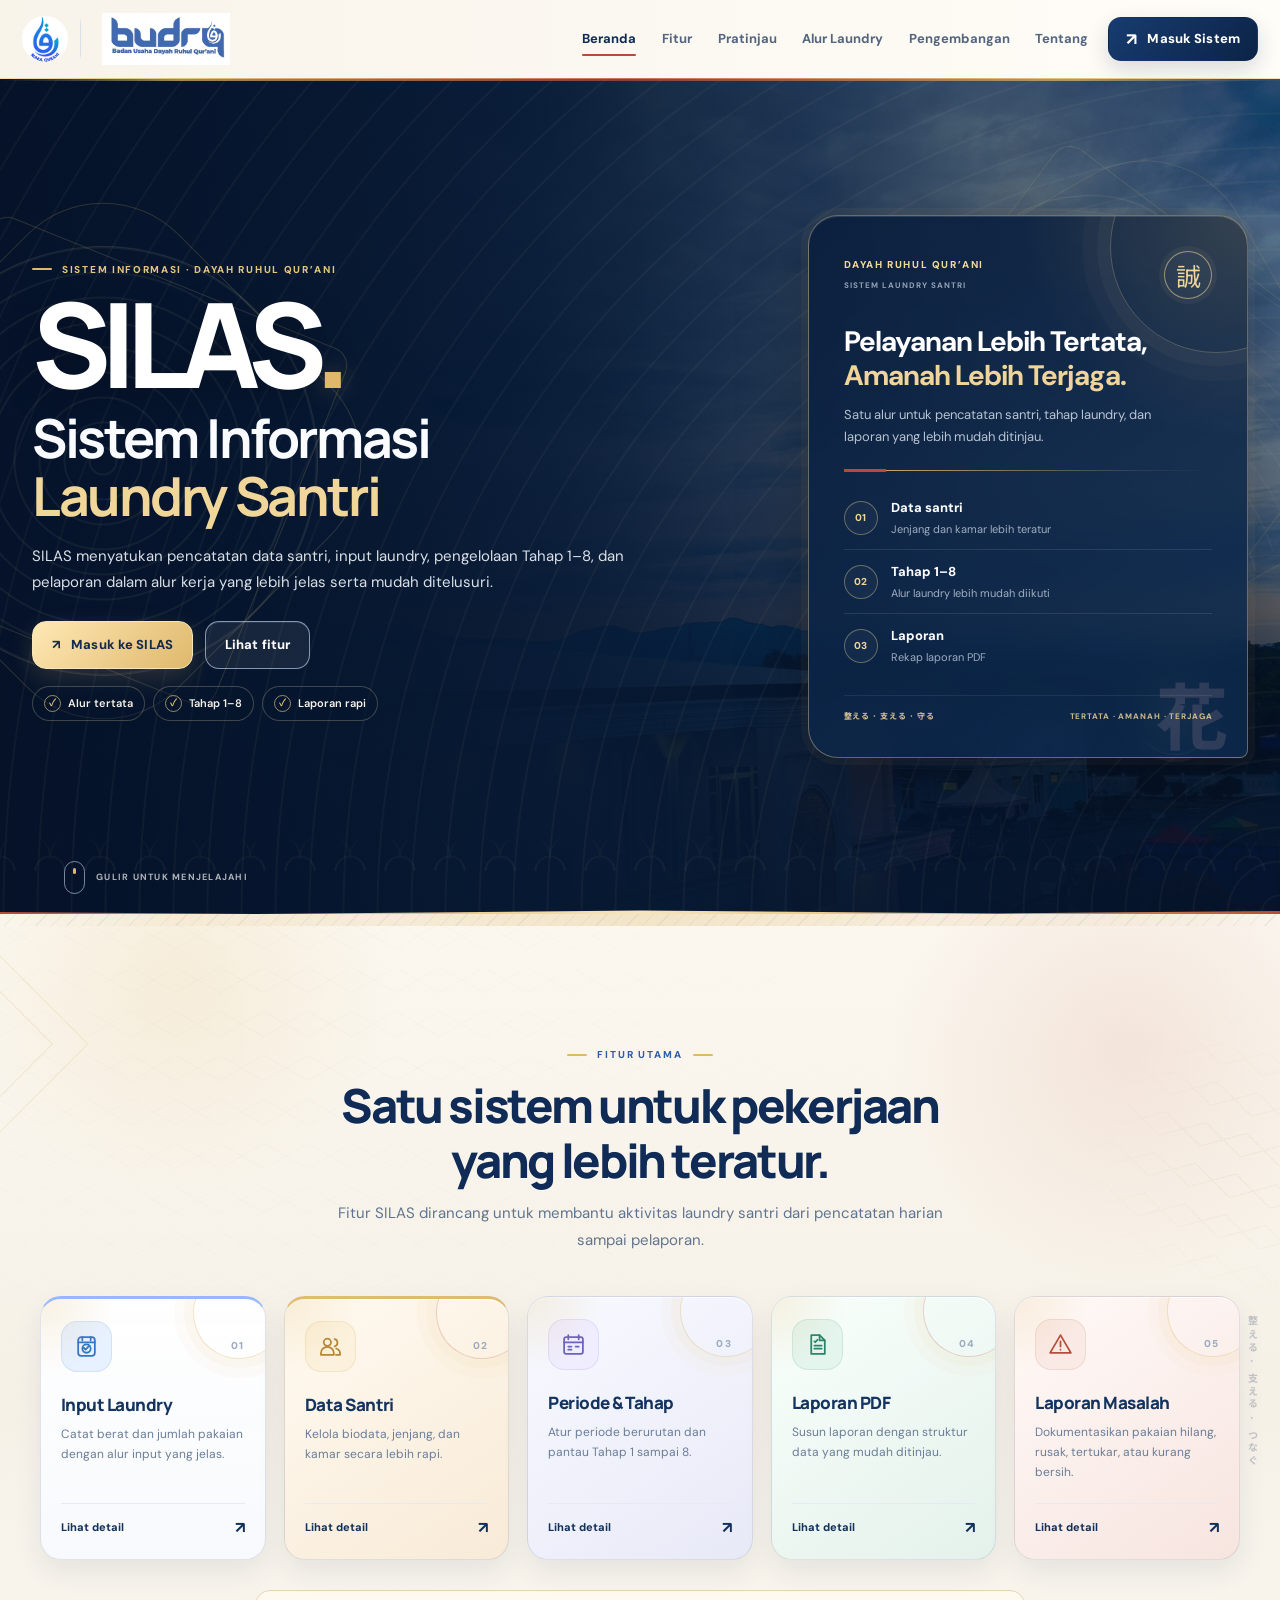
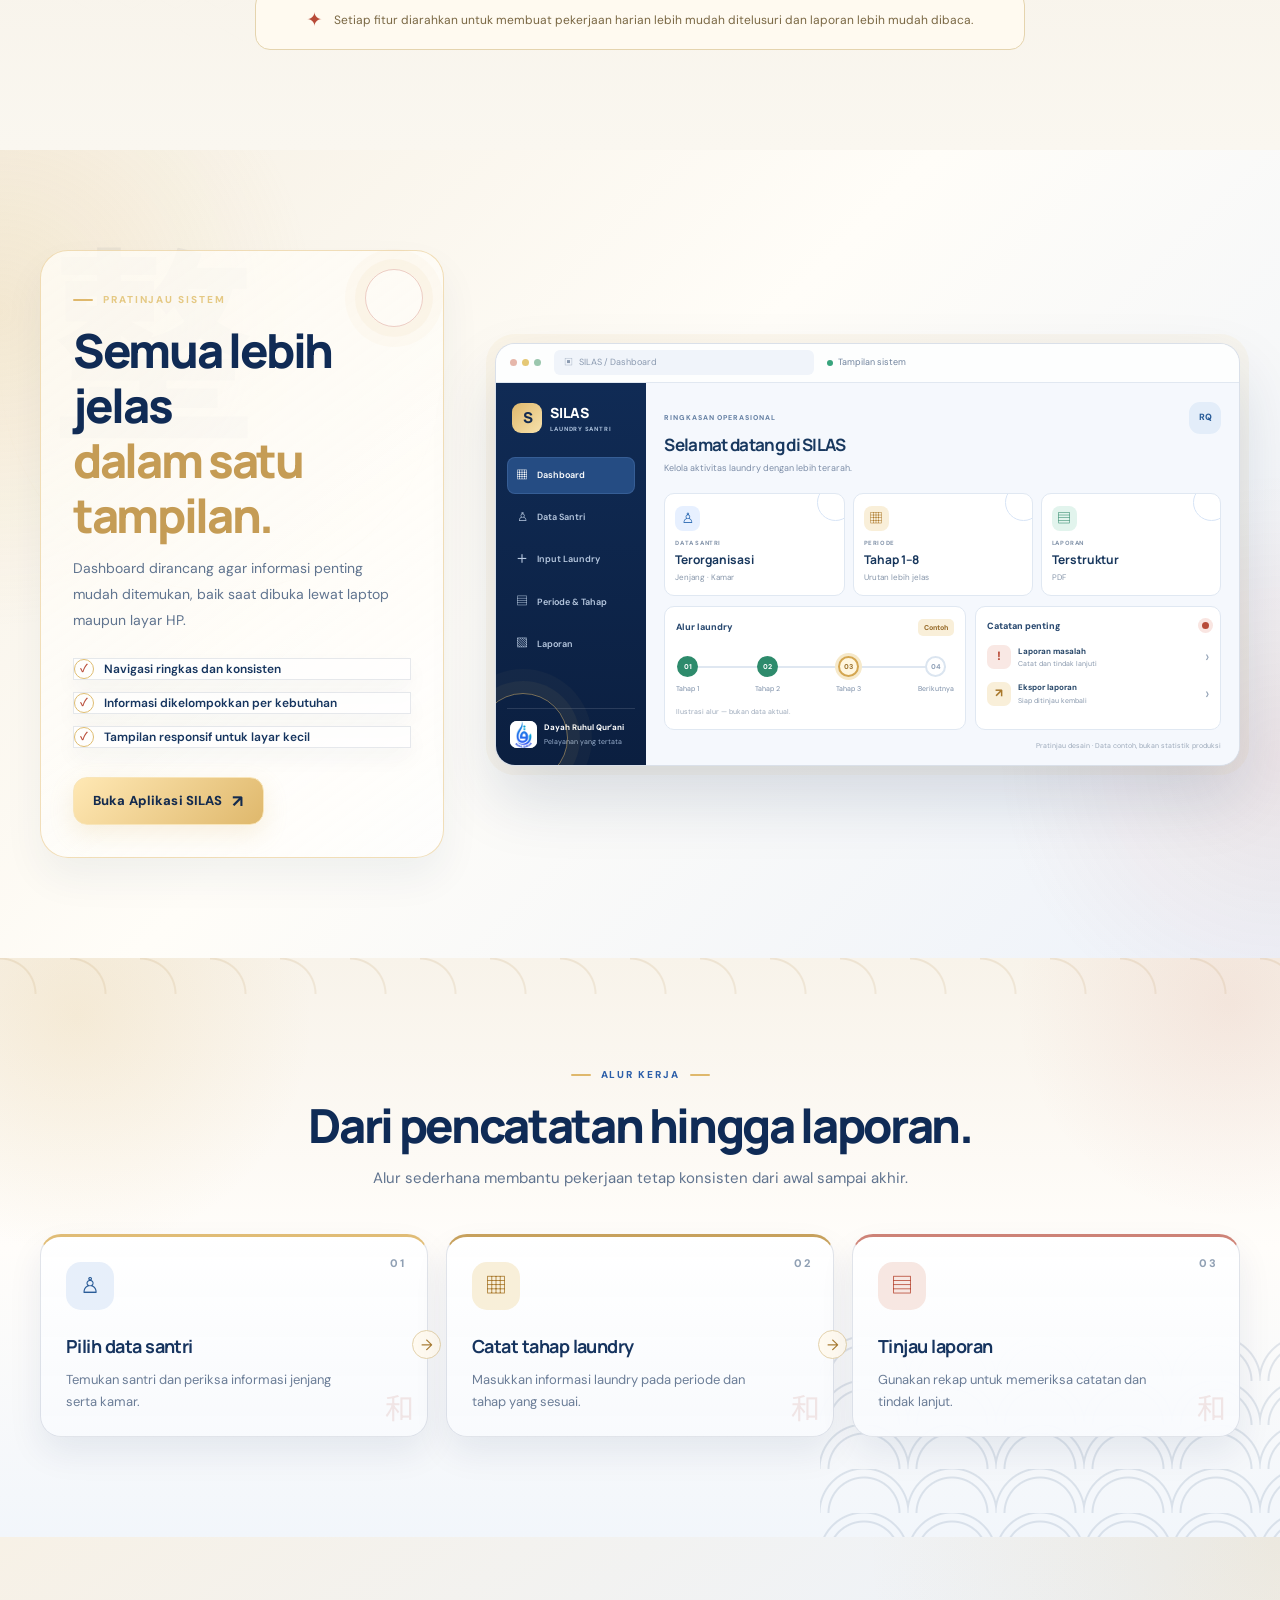
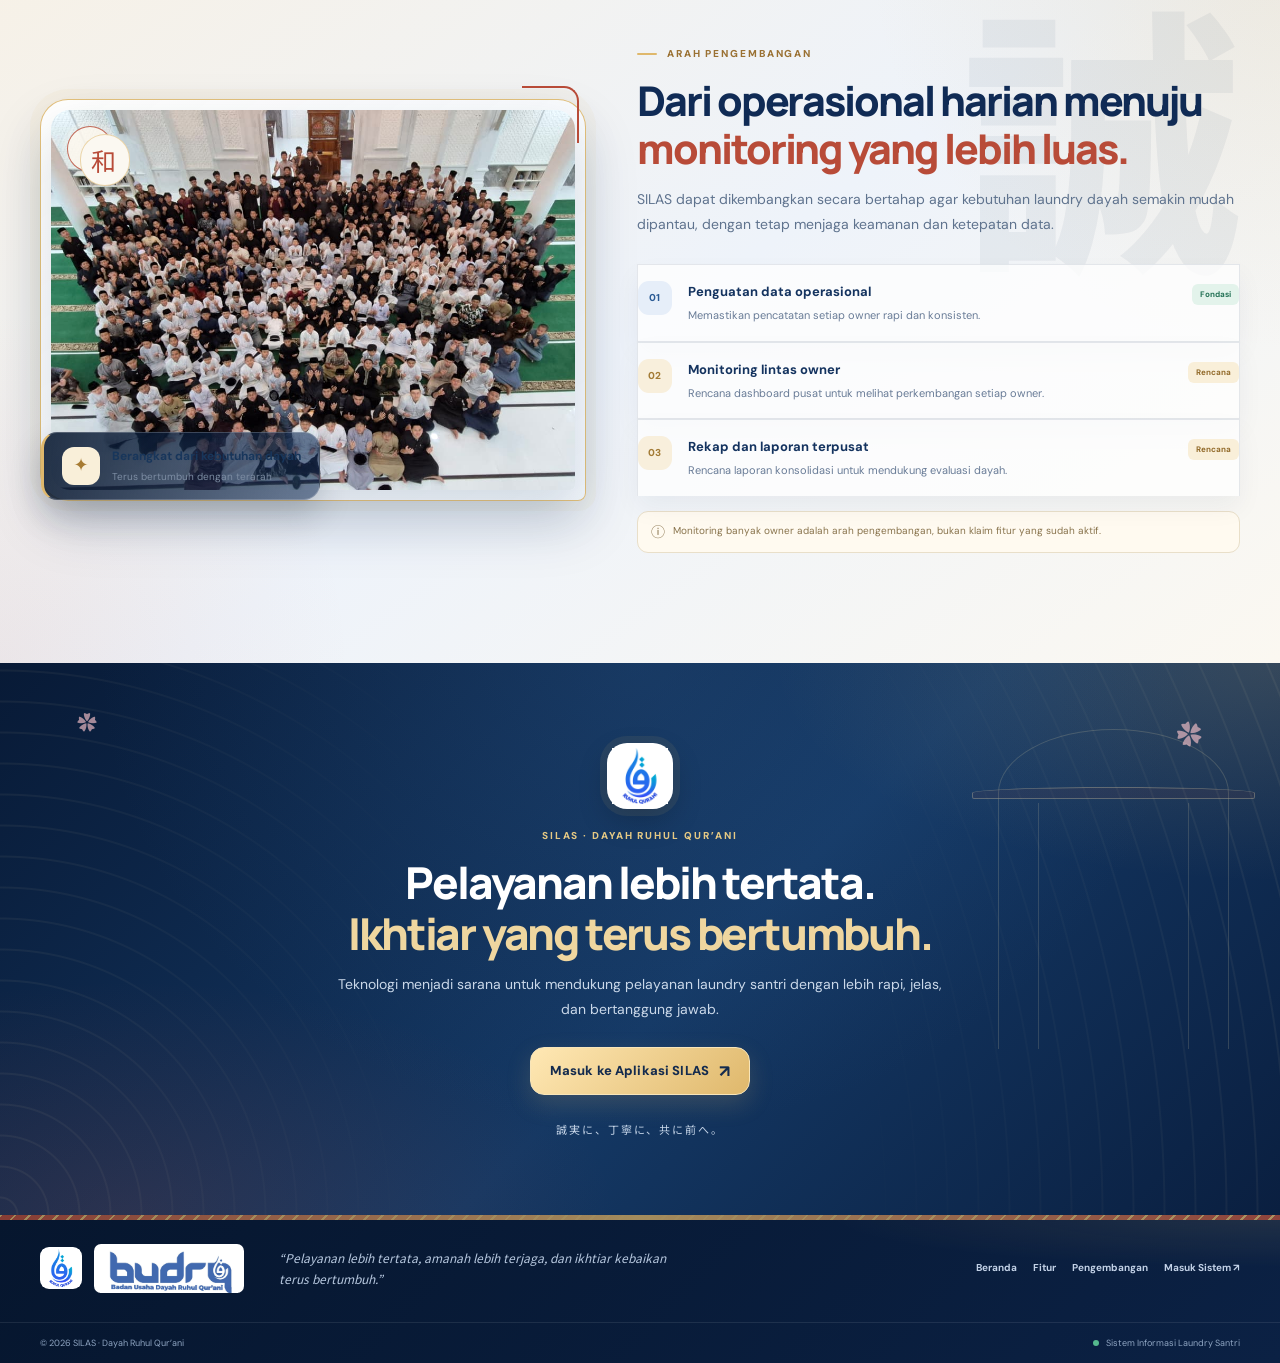
<file: landing.html>
<!doctype html>
<html lang="id">
<head>
  <meta charset="utf-8">
  <meta name="viewport" content="width=device-width, initial-scale=1, viewport-fit=cover">
  <meta name="theme-color" content="#102b55">
  <meta name="description" content="SILAS — Sistem Informasi Laundry Santri Dayah Ruhul Qur’ani. Pengelolaan laundry yang lebih tertata, mudah dipantau, dan informatif.">
  <title>SILAS — Sistem Informasi Laundry Santri</title>
  <link rel="preload" as="image" href="./assets/landing/hero-masjid.jpg" fetchpriority="high">
  <link rel="stylesheet" href="./landing.css">
</head>
<body>
  <header class="site-header" id="siteHeader">
    <div class="header-inner">
      <a class="brand-lockup" href="#beranda" aria-label="SILAS — Beranda">
        <span class="brand-rq-wrap"><img class="brand-rq" src="./assets/landing/logo-ruhul-qurani.png" alt="Logo Dayah Ruhul Qur’ani"></span>
        <span class="brand-divider" aria-hidden="true"></span>
        <span class="brand-bud-wrap"><img class="brand-bud" src="./assets/landing/logo-bud-rq.jpg" alt="Logo Badan Usaha Dayah Ruhul Qur’ani"></span>
      </a>

      <nav class="nav-menu" id="navMenu" aria-label="Navigasi utama">
        <a class="nav-link active" href="#beranda">Beranda</a>
        <a class="nav-link" href="#fitur">Fitur</a>
        <a class="nav-link" href="#pratinjau">Pratinjau</a>
        <a class="nav-link" href="#alur">Alur Laundry</a>
        <a class="nav-link" href="#pengembangan">Pengembangan</a>
        <a class="nav-link" href="#tentang">Tentang</a>
        <a class="nav-mobile-cta" href="./sistem.html">Masuk ke SILAS <span aria-hidden="true">↗</span></a>
      </nav>

      <div class="header-actions">
        <a class="button button-navy header-cta" href="./sistem.html"><span class="button-icon" aria-hidden="true">↗</span><span class="header-cta-label">Masuk Sistem</span></a>
        <button class="menu-toggle" id="menuToggle" type="button" aria-label="Buka menu" aria-controls="navMenu" aria-expanded="false">
          <span></span><span></span><span></span>
        </button>
      </div>
    </div>
  </header>

  <main>
    <section class="hero" id="beranda" aria-labelledby="heroTitle">
      <div class="hero-shade" aria-hidden="true"></div>
      <div class="hero-particles" id="heroParticles" aria-hidden="true"></div>
      <div class="hero-pattern hero-pattern-left" aria-hidden="true"></div>
      <div class="hero-pattern hero-pattern-right" aria-hidden="true"></div>
      <div class="hero-torii-outline" aria-hidden="true"><span></span></div>
      <div class="hero-japanese-seal" aria-hidden="true"><span lang="ja">誠</span><small>SEISHIN</small></div>
      <div class="hero-seigaiha" aria-hidden="true"></div>
      <div class="hero-inner page-width">
        <div class="hero-copy">
          <div class="eyebrow eyebrow-light"><span class="eyebrow-mark"></span> SISTEM INFORMASI · DAYAH RUHUL QUR’ANI</div>
          <div class="hero-wordmark" aria-label="SILAS">SILAS<span>.</span></div>
          <h1 id="heroTitle">Sistem Informasi<br><em>Laundry Santri</em></h1>
          <p class="hero-description">SILAS menyatukan pencatatan data santri, input laundry, pengelolaan Tahap 1–8, dan pelaporan dalam alur kerja yang lebih jelas serta mudah ditelusuri.</p>
          <div class="hero-actions">
            <a class="button button-gold" href="./sistem.html"><span aria-hidden="true">↗</span> Masuk ke SILAS</a>
            <a class="button button-glass" href="#fitur">Lihat fitur</a>
          </div>
          <div class="hero-assurances" aria-label="Keunggulan SILAS">
            <span><i aria-hidden="true">✓</i> Alur tertata</span>
            <span><i aria-hidden="true">✓</i> Tahap 1–8</span>
            <span><i aria-hidden="true">✓</i> Laporan rapi</span>
          </div>
        </div>
        <aside class="hero-panel reveal" aria-label="Ringkasan SILAS">
          <div class="hero-panel-heading">
            <div>
              <span class="hero-panel-kicker">DAYAH RUHUL QUR’ANI</span>
              <span class="hero-panel-overline">SISTEM LAUNDRY SANTRI</span>
            </div>
            <span class="hero-panel-seal" lang="ja" aria-label="Makoto, ketulusan">誠</span>
          </div>

          <h2>Pelayanan Lebih Tertata,<br><em>Amanah Lebih Terjaga.</em></h2>
          <p class="hero-panel-description">Satu alur untuk pencatatan santri, tahap laundry, dan laporan yang lebih mudah ditinjau.</p>

          <div class="hero-panel-divider" aria-hidden="true"><span></span></div>

          <div class="hero-panel-points">
            <div class="hero-panel-point">
              <span class="hero-point-number">01</span>
              <span><strong>Data santri</strong><small>Jenjang dan kamar lebih teratur</small></span>
            </div>
            <div class="hero-panel-point">
              <span class="hero-point-number">02</span>
              <span><strong>Tahap 1–8</strong><small>Alur laundry lebih mudah diikuti</small></span>
            </div>
            <div class="hero-panel-point">
              <span class="hero-point-number">03</span>
              <span><strong>Laporan</strong><small>Rekap laporan PDF</small></span>
            </div>
          </div>

          <div class="hero-panel-footer">
            <span lang="ja">整える · 支える · 守る</span>
            <span>TERTATA · AMANAH · TERJAGA</span>
          </div>
        </aside>
        <a class="scroll-cue" href="#fitur" aria-label="Gulir ke fitur"><span></span> GULIR UNTUK MENJELAJAHI</a>
      </div>
      <div class="hero-bottom-accent" aria-hidden="true"></div>
    </section>

    <section class="section features-section" id="fitur" aria-labelledby="featuresTitle">
      <div class="section-ornament ornament-left" aria-hidden="true"></div>
      <div class="asanoha-watermark asanoha-watermark-features" aria-hidden="true"></div>
      <div class="japanese-side-label" lang="ja" aria-hidden="true">整える · 支える · つなぐ</div>
      <div class="page-width">
        <div class="section-heading reveal">
          <span class="eyebrow"><span class="eyebrow-mark"></span> FITUR UTAMA <span class="eyebrow-mark"></span></span>
          <h2 id="featuresTitle">Satu sistem untuk pekerjaan<br class="desktop-break"> yang lebih teratur.</h2>
          <p>Fitur SILAS dirancang untuk membantu aktivitas laundry santri dari pencatatan harian sampai pelaporan.</p>
        </div>

        <div class="feature-grid">
          <article class="feature-card feature-blue reveal" style="--reveal-delay:0ms">
            <div class="feature-card-top"><span class="feature-icon" aria-hidden="true"><svg viewBox="0 0 24 24"><rect x="4" y="3" width="16" height="18" rx="3"/><path d="M8 3v3m8-3v3M4 8h16"/><circle cx="12" cy="14" r="4"/><path d="M14.8 11.2 11 15l-1.8-1.8"/></svg></span><span class="feature-number">01</span></div>
            <h3>Input Laundry</h3><p>Catat berat dan jumlah pakaian dengan alur input yang jelas.</p>
            <button class="feature-detail" type="button" data-feature="input">Lihat detail <span aria-hidden="true">↗</span></button>
          </article>
          <article class="feature-card feature-gold reveal" style="--reveal-delay:70ms">
            <div class="feature-card-top"><span class="feature-icon" aria-hidden="true"><svg viewBox="0 0 24 24"><circle cx="9" cy="8" r="3.5"/><path d="M2.8 20v-1.5a6.2 6.2 0 0 1 12.4 0V20z"/><path d="M16 5a3.5 3.5 0 0 1 0 6.8m1.5 2.1a5.4 5.4 0 0 1 3.7 5.1V20h-4"/></svg></span><span class="feature-number">02</span></div>
            <h3>Data Santri</h3><p>Kelola biodata, jenjang, dan kamar secara lebih rapi.</p>
            <button class="feature-detail" type="button" data-feature="santri">Lihat detail <span aria-hidden="true">↗</span></button>
          </article>
          <article class="feature-card feature-indigo reveal" style="--reveal-delay:140ms">
            <div class="feature-card-top"><span class="feature-icon" aria-hidden="true"><svg viewBox="0 0 24 24"><rect x="3" y="5" width="18" height="16" rx="2"/><path d="M7 3v4m10-4v4M3 10h18M7 14h3m4 0h3m-10 3h3"/></svg></span><span class="feature-number">03</span></div>
            <h3>Periode &amp; Tahap</h3><p>Atur periode berurutan dan pantau Tahap 1 sampai 8.</p>
            <button class="feature-detail" type="button" data-feature="periode">Lihat detail <span aria-hidden="true">↗</span></button>
          </article>
          <article class="feature-card feature-green reveal" style="--reveal-delay:210ms">
            <div class="feature-card-top"><span class="feature-icon" aria-hidden="true"><svg viewBox="0 0 24 24"><path d="M6 3h8l5 5v13H6z"/><path d="M14 3v5h5M9 13h7m-7 3h7"/><path d="m9 9 .8.8L12 7.5"/></svg></span><span class="feature-number">04</span></div>
            <h3>Laporan PDF</h3><p>Susun laporan dengan struktur data yang mudah ditinjau.</p>
            <button class="feature-detail" type="button" data-feature="laporan">Lihat detail <span aria-hidden="true">↗</span></button>
          </article>
          <article class="feature-card feature-red reveal" style="--reveal-delay:280ms">
            <div class="feature-card-top"><span class="feature-icon" aria-hidden="true"><svg viewBox="0 0 24 24"><path d="M12 3 22 20H2z"/><path d="M12 9v5m0 3h.01"/></svg></span><span class="feature-number">05</span></div>
            <h3>Laporan Masalah</h3><p>Dokumentasikan pakaian hilang, rusak, tertukar, atau kurang bersih.</p>
            <button class="feature-detail" type="button" data-feature="masalah">Lihat detail <span aria-hidden="true">↗</span></button>
          </article>
        </div>
        <div class="section-note reveal"><span class="note-symbol" aria-hidden="true">✦</span><p>Setiap fitur diarahkan untuk membuat pekerjaan harian lebih mudah ditelusuri dan laporan lebih mudah dibaca.</p></div>
      </div>
    </section>

    <section class="section preview-section" id="pratinjau" aria-labelledby="previewTitle">
      <div class="page-width preview-layout">
        <div class="preview-copy reveal">
          <span class="eyebrow eyebrow-light"><span class="eyebrow-mark"></span> PRATINJAU SISTEM</span>
          <h2 id="previewTitle">Semua lebih jelas<br><em>dalam satu tampilan.</em></h2>
          <p>Dashboard dirancang agar informasi penting mudah ditemukan, baik saat dibuka lewat laptop maupun layar HP.</p>
          <ul class="check-list">
            <li><span>✓</span> Navigasi ringkas dan konsisten</li>
            <li><span>✓</span> Informasi dikelompokkan per kebutuhan</li>
            <li><span>✓</span> Tampilan responsif untuk layar kecil</li>
          </ul>
          <a class="button button-gold" href="./sistem.html">Buka Aplikasi SILAS <span class="button-arrow" aria-hidden="true">↗</span></a>
        </div>

        <div class="dashboard-window reveal" aria-label="Ilustrasi tampilan dashboard SILAS">
          <div class="window-chrome"><div class="window-dots"><i></i><i></i><i></i></div><div class="window-address"><span>▣</span> SILAS / Dashboard</div><span class="window-status"><i></i> Tampilan sistem</span></div>
          <div class="dashboard-layout">
            <aside class="preview-sidebar">
              <div class="preview-brand"><span class="preview-brand-icon">S</span><span>SILAS<small>LAUNDRY SANTRI</small></span></div>
              <div class="preview-nav active"><span>▦</span> Dashboard</div><div class="preview-nav"><span>♙</span> Data Santri</div><div class="preview-nav"><span>＋</span> Input Laundry</div><div class="preview-nav"><span>▤</span> Periode &amp; Tahap</div><div class="preview-nav"><span>▧</span> Laporan</div>
              <div class="preview-sidebar-bottom"><span class="preview-mini-logo"><img src="./assets/landing/logo-ruhul-qurani.png" alt=""></span><span>Dayah Ruhul Qur’ani<small>Pelayanan yang tertata</small></span></div>
            </aside>
            <div class="preview-main">
              <div class="preview-topline"><div><span class="preview-kicker">RINGKASAN OPERASIONAL</span><h3>Selamat datang di SILAS</h3><p>Kelola aktivitas laundry dengan lebih terarah.</p></div><span class="preview-avatar">RQ</span></div>
              <div class="preview-metrics">
                <div class="preview-metric metric-one"><span class="metric-symbol">♙</span><span class="metric-label">DATA SANTRI</span><strong>Terorganisasi</strong><small>Jenjang · Kamar</small></div>
                <div class="preview-metric metric-two"><span class="metric-symbol">▦</span><span class="metric-label">PERIODE</span><strong>Tahap 1–8</strong><small>Urutan lebih jelas</small></div>
                <div class="preview-metric metric-three"><span class="metric-symbol">▤</span><span class="metric-label">LAPORAN</span><strong>Terstruktur</strong><small>PDF</small></div>
              </div>
              <div class="preview-bottom-grid">
                <div class="preview-panel"><div class="panel-heading"><span>Alur laundry</span><span class="panel-chip">Contoh</span></div><div class="stage-rail"><div class="stage-line"></div><div class="stage-item done"><span>01</span><small>Tahap 1</small></div><div class="stage-item done"><span>02</span><small>Tahap 2</small></div><div class="stage-item current"><span>03</span><small>Tahap 3</small></div><div class="stage-item"><span>04</span><small>Berikutnya</small></div></div><p class="panel-footnote">Ilustrasi alur — bukan data aktual.</p></div>
                <div class="preview-panel issue-panel"><div class="panel-heading"><span>Catatan penting</span><span class="issue-dot"></span></div><div class="issue-row"><span class="issue-icon">!</span><span><strong>Laporan masalah</strong><small>Catat dan tindak lanjuti</small></span><span class="issue-chevron">›</span></div><div class="issue-row"><span class="issue-icon gold-icon">↗</span><span><strong>Ekspor laporan</strong><small>Siap ditinjau kembali</small></span><span class="issue-chevron">›</span></div></div>
              </div>
              <div class="preview-disclaimer">Pratinjau desain · Data contoh, bukan statistik produksi</div>
            </div>
          </div>
        </div>
      </div>
    </section>

    <section class="section workflow-section" id="alur" aria-labelledby="workflowTitle">
      <div class="seigaiha-watermark" aria-hidden="true"></div>
      <div class="page-width">
        <div class="section-heading reveal">
          <span class="eyebrow"><span class="eyebrow-mark"></span> ALUR KERJA <span class="eyebrow-mark"></span></span>
          <h2 id="workflowTitle">Dari pencatatan hingga laporan.</h2>
          <p>Alur sederhana membantu pekerjaan tetap konsisten dari awal sampai akhir.</p>
        </div>
        <div class="workflow-grid">
          <article class="workflow-step reveal"><span class="workflow-index">01</span><span class="workflow-icon" aria-hidden="true">♙</span><h3>Pilih data santri</h3><p>Temukan santri dan periksa informasi jenjang serta kamar.</p><span class="workflow-connector" aria-hidden="true">→</span></article>
          <article class="workflow-step reveal" style="--reveal-delay:90ms"><span class="workflow-index">02</span><span class="workflow-icon" aria-hidden="true">▦</span><h3>Catat tahap laundry</h3><p>Masukkan informasi laundry pada periode dan tahap yang sesuai.</p><span class="workflow-connector" aria-hidden="true">→</span></article>
          <article class="workflow-step reveal" style="--reveal-delay:180ms"><span class="workflow-index">03</span><span class="workflow-icon" aria-hidden="true">▤</span><h3>Tinjau laporan</h3><p>Gunakan rekap untuk memeriksa catatan dan tindak lanjut.</p></article>
        </div>
      </div>
    </section>


    <section class="section vision-section" id="pengembangan" aria-labelledby="visionTitle">
      <div class="page-width vision-layout">
        <div class="vision-photo-wrap reveal">
          <img class="vision-photo" src="./assets/landing/santri-group.jpg" alt="Santri Dayah Ruhul Qur’ani berkumpul bersama di dalam masjid" loading="lazy">
          <div class="vision-photo-label"><span class="vision-label-icon" aria-hidden="true">✦</span><span><strong>Berangkat dari kebutuhan dayah</strong><small>Terus bertumbuh dengan terarah</small></span></div>
          <div class="photo-corner" aria-hidden="true"></div>
        </div>
        <div class="vision-copy reveal">
          <span class="eyebrow"><span class="eyebrow-mark"></span> ARAH PENGEMBANGAN</span>
          <h2 id="visionTitle">Dari operasional harian menuju <em>monitoring yang lebih luas.</em></h2>
          <p>SILAS dapat dikembangkan secara bertahap agar kebutuhan laundry dayah semakin mudah dipantau, dengan tetap menjaga keamanan dan ketepatan data.</p>
          <div class="roadmap-list">
            <div class="roadmap-item"><span class="roadmap-icon">01</span><div><strong>Penguatan data operasional</strong><p>Memastikan pencatatan setiap owner rapi dan konsisten.</p></div><span class="roadmap-status status-current">Fondasi</span></div>
            <div class="roadmap-item"><span class="roadmap-icon">02</span><div><strong>Monitoring lintas owner</strong><p>Rencana dashboard pusat untuk melihat perkembangan setiap owner.</p></div><span class="roadmap-status status-plan">Rencana</span></div>
            <div class="roadmap-item"><span class="roadmap-icon">03</span><div><strong>Rekap dan laporan terpusat</strong><p>Rencana laporan konsolidasi untuk mendukung evaluasi dayah.</p></div><span class="roadmap-status status-plan">Rencana</span></div>
          </div>
          <p class="vision-disclaimer"><span aria-hidden="true">ⓘ</span> Monitoring banyak owner adalah arah pengembangan, bukan klaim fitur yang sudah aktif.</p>
        </div>
      </div>
    </section>

    <section class="closing-section" id="tentang" aria-labelledby="closingTitle">
      <div class="closing-pattern" aria-hidden="true"></div>
      <div class="closing-torii" aria-hidden="true"><span></span></div>
      <div class="closing-sakura" aria-hidden="true"><span>✿</span><span>✿</span><span>✿</span></div>
      <div class="page-width closing-inner reveal">
        <div class="closing-emblem"><img src="./assets/landing/logo-ruhul-qurani.png" alt="Logo Ruhul Qur’ani" loading="lazy"></div>
        <span class="eyebrow eyebrow-light">SILAS · DAYAH RUHUL QUR’ANI</span>
        <h2 id="closingTitle">Pelayanan lebih tertata.<br><em>Ikhtiar yang terus bertumbuh.</em></h2>
        <p>Teknologi menjadi sarana untuk mendukung pelayanan laundry santri dengan lebih rapi, jelas, dan bertanggung jawab.</p>
        <a class="button button-gold closing-button" href="./sistem.html">Masuk ke Aplikasi SILAS <span class="button-arrow" aria-hidden="true">↗</span></a>
        <div class="closing-jp" lang="ja">誠実に、丁寧に、共に前へ。</div>
      </div>
    </section>
  </main>

  <footer class="site-footer">
    <div class="page-width footer-main">
      <a class="footer-brand" href="#beranda" aria-label="Kembali ke atas"><span class="footer-logo-rq"><img src="./assets/landing/logo-ruhul-qurani.png" alt="Logo Dayah Ruhul Qur’ani" loading="lazy"></span><span class="footer-logo-bud"><img src="./assets/landing/logo-bud-rq.jpg" alt="Logo BUD RQ" loading="lazy"></span></a>
      <p class="footer-motto">“Pelayanan lebih tertata, amanah lebih terjaga, dan ikhtiar kebaikan terus bertumbuh.”</p>
      <div class="footer-links"><a href="#beranda">Beranda</a><a href="#fitur">Fitur</a><a href="#pengembangan">Pengembangan</a><a href="./sistem.html">Masuk Sistem ↗</a></div>
    </div>
    <div class="footer-bottom"><div class="page-width"><span>© <span id="currentYear">2026</span> SILAS · Dayah Ruhul Qur’ani</span><span class="footer-bottom-note"><i aria-hidden="true"></i> Sistem Informasi Laundry Santri</span></div></div>
  </footer>

  <dialog class="feature-dialog" id="featureDialog" aria-labelledby="dialogTitle">
    <form method="dialog"><button class="dialog-close" aria-label="Tutup detail" value="close">×</button></form>
    <div class="dialog-symbol" id="dialogSymbol" aria-hidden="true">✦</div>
    <span class="eyebrow" id="dialogEyebrow">FITUR SILAS</span>
    <h2 id="dialogTitle">Detail Fitur</h2>
    <p id="dialogDescription"></p>
    <ul class="dialog-points" id="dialogPoints"></ul>
    <a class="button button-navy dialog-cta" href="./sistem.html">Masuk Sistem <span aria-hidden="true">↗</span></a>
    <p class="dialog-note">Fitur dan data operasional tersedia setelah masuk ke aplikasi.</p>
  </dialog>
  <div class="toast" id="toast" role="status" aria-live="polite"></div>
  <script src="./landing.js" defer></script>
</body>
</html>
</file>
<file: landing.css>
@import url('https://fonts.googleapis.com/css2?family=DM+Sans:wght@400;500;600;700&family=Manrope:wght@400;500;600;700;800&family=Noto+Sans+JP:wght@400;500;600;700&display=swap');
:root{--navy:#102b55;--navy-deep:#071a37;--blue:#2d5fa9;--blue-bright:#3d77c5;--ivory:#fbf8f1;--paper:#fffdf9;--ink:#142847;--muted:#657894;--line:#dce5f0;--gold:#dfb86c;--gold-light:#f5dfaa;--verm:#b64b3b;--teal:#208f8c;--green:#24765c;--shadow:0 18px 48px rgba(18,43,83,.12);--radius:24px;--page:1200px;scroll-behavior:smooth;color-scheme:light}
*{box-sizing:border-box}html{scroll-padding-top:90px;overflow-x:clip}body{margin:0;min-width:320px;overflow-x:clip;background:var(--ivory);color:var(--ink);font-family:'DM Sans','Noto Sans JP',system-ui,-apple-system,sans-serif;line-height:1.6;-webkit-font-smoothing:antialiased;text-rendering:optimizeLegibility}img{max-width:100%;display:block}a{color:inherit;text-decoration:none}button{font:inherit}button,a{-webkit-tap-highlight-color:transparent}button:focus-visible,a:focus-visible{outline:3px solid var(--gold);outline-offset:4px}::selection{background:#f1d79e;color:var(--navy)}.page-width{width:min(var(--page),calc(100% - 56px));margin-inline:auto}
.scroll-progress{position:fixed;z-index:1000;top:0;left:0;height:3px;width:0;background:linear-gradient(90deg,var(--gold),var(--verm));box-shadow:0 0 12px #dfb86c80}.site-header{position:sticky;top:0;z-index:100;background:rgba(255,253,249,.93);border-bottom:1px solid rgba(16,43,85,.09);backdrop-filter:blur(18px);transition:box-shadow .25s ease,background .25s ease}.site-header.scrolled{box-shadow:0 8px 26px rgba(9,31,62,.1);background:rgba(255,253,249,.97)}.header-inner{width:min(1320px,calc(100% - 44px));min-height:78px;margin:auto;display:flex;align-items:center;justify-content:space-between;gap:20px}.brand-lockup{display:flex;align-items:center;gap:13px;min-width:0;flex-shrink:0}.brand-bud-wrap{width:174px;display:flex;align-items:center}.brand-bud{width:100%;height:auto;object-fit:contain}.brand-divider{height:38px;width:1px;background:#d7dfeb}.brand-rq-wrap{width:42px;height:42px;display:grid;place-items:center;flex-shrink:0}.brand-rq{width:100%;height:100%;object-fit:contain}.nav-menu{display:flex;align-items:center;justify-content:center;gap:clamp(12px,2vw,27px);margin-left:auto}.nav-link{position:relative;padding:9px 0;color:#53657f;font-size:13px;font-weight:700;white-space:nowrap;transition:color .2s ease}.nav-link:after{content:"";position:absolute;left:0;right:100%;bottom:2px;height:2px;background:var(--verm);border-radius:2px;transition:right .25s ease}.nav-link:hover,.nav-link.active{color:var(--navy)}.nav-link:hover:after,.nav-link.active:after{right:0}.header-actions{display:flex;align-items:center;gap:9px;flex-shrink:0}.button{display:inline-flex;align-items:center;justify-content:center;gap:10px;min-height:48px;padding:0 19px;border:1px solid transparent;border-radius:14px;font-size:13px;font-weight:800;line-height:1.2;letter-spacing:.01em;transition:transform .22s ease,box-shadow .22s ease,background .22s ease,border-color .22s ease;cursor:pointer}.button:hover{transform:translateY(-2px)}.button:active{transform:translateY(0) scale(.985)}.button-navy{color:#fff;background:linear-gradient(135deg,#173c70,#0c2346);box-shadow:0 9px 22px #0b234528}.button-navy:hover{box-shadow:0 13px 26px #0b234540}.button-icon{font-size:17px}.header-cta{min-height:44px;padding:0 17px;border-radius:13px}.menu-toggle{display:none;width:42px;height:42px;border:1px solid #dce5f0;border-radius:13px;background:#fff;color:var(--navy);align-items:center;justify-content:center;flex-direction:column;gap:5px;cursor:pointer}.menu-toggle span{width:17px;height:2px;border-radius:2px;background:currentColor;transition:transform .2s ease,opacity .2s ease}.menu-toggle[aria-expanded=true] span:first-child{transform:translateY(7px) rotate(45deg)}.menu-toggle[aria-expanded=true] span:nth-child(2){opacity:0}.menu-toggle[aria-expanded=true] span:last-child{transform:translateY(-7px) rotate(-45deg)}.nav-mobile-cta{display:none}
.hero{position:relative;isolation:isolate;min-height:min(740px,calc(100svh - 78px));display:flex;align-items:center;overflow:hidden;background:#0a1d3b url('./assets/landing/hero-masjid.jpg') center 43%/cover no-repeat;color:#fff}.hero:before{content:"";position:absolute;inset:0;z-index:-2;background:linear-gradient(90deg,rgba(5,20,44,.97) 0%,rgba(7,28,59,.9) 32%,rgba(7,28,59,.55) 58%,rgba(6,24,48,.18) 100%),linear-gradient(0deg,rgba(5,18,39,.65),transparent 36%)}.hero-shade{position:absolute;inset:0;z-index:-1;background:radial-gradient(ellipse at 17% 44%,rgba(35,88,158,.27),transparent 43%)}.hero-inner{position:relative;display:flex;align-items:center;min-height:inherit;padding-top:70px;padding-bottom:92px}.hero-copy{position:relative;z-index:2;max-width:610px;animation:heroIn .8s cubic-bezier(.2,.8,.2,1) both}.eyebrow{display:inline-flex;align-items:center;gap:10px;color:var(--blue);font-size:10px;font-weight:800;letter-spacing:.19em;line-height:1.6}.eyebrow-light{color:#e2c889}.eyebrow-mark{display:inline-block;width:20px;height:2px;border-radius:2px;background:var(--gold)}.hero-wordmark{margin:14px 0 -6px;font-family:'Manrope','Noto Sans JP',sans-serif;font-size:clamp(72px,9.5vw,126px);font-weight:800;line-height:.96;letter-spacing:-.075em;color:#fff;text-shadow:0 7px 28px #06152d55}.hero-wordmark span{color:var(--gold);text-shadow:0 0 24px #e6bd704f}.hero h1{max-width:580px;margin:20px 0 15px;font-family:'Manrope','Noto Sans JP',sans-serif;font-size:clamp(25px,3.3vw,40px);font-weight:700;line-height:1.19;letter-spacing:-.045em;color:#f9fbff}.hero h1 em{font-style:normal;color:#f2dba8}.hero-description{max-width:510px;margin:0;color:#d6e1f1;font-size:clamp(14px,1.35vw,16px);line-height:1.8}.hero-actions{display:flex;flex-wrap:wrap;gap:12px;margin-top:28px}.button-gold{background:linear-gradient(135deg,#ffe8b4,#dfb86c);color:#142b4e;box-shadow:0 9px 24px #dbb46930;border-color:#f8e5b9}.button-gold:hover{box-shadow:0 13px 30px #dbb46950}.button-arrow{font-size:17px;transition:transform .2s ease}.button:hover .button-arrow{transform:translate(2px,-2px)}.button-glass{border-color:#c2d8f5a3;background:#ffffff12;color:#fff;backdrop-filter:blur(12px);box-shadow:inset 0 1px #ffffff18}.button-glass:hover{background:#ffffff22}.hero-assurances{display:flex;flex-wrap:wrap;gap:15px 21px;margin-top:27px;color:#d3e0f0;font-size:11px;font-weight:600}.hero-assurances span{display:inline-flex;align-items:center;gap:7px}.hero-assurances i{display:grid;place-items:center;width:17px;height:17px;border:1px solid #e2c889a6;border-radius:50%;font-size:10px;font-style:normal;color:#f4d99e}.hero-quote{position:absolute;right:0;bottom:110px;width:260px;padding:19px 22px 18px;border:1px solid #ffffff38;border-radius:18px;background:linear-gradient(135deg,#0b244e9c,#071a379c);box-shadow:0 16px 42px #06142a40;backdrop-filter:blur(14px);transform:rotate(1deg);animation:floatIn 1s .2s both}.quote-kicker{font-size:9px;letter-spacing:.2em;color:var(--gold-light);font-weight:800}.hero-quote p{margin:7px 0 8px;font-family:'Noto Sans JP','DM Sans',sans-serif;font-size:18px;line-height:1.5;font-weight:700}.hero-quote p em{font-size:14px;font-style:normal;color:#f0dba8}.quote-line{display:block;width:74px;height:2px;margin:8px 0;background:var(--gold);transform:skewX(-30deg)}.quote-jp{color:#cbd9ee;font-size:10px;letter-spacing:.18em}.hero-pattern{position:absolute;width:170px;height:170px;pointer-events:none;opacity:.35}.hero-pattern:before,.hero-pattern:after{content:"";position:absolute;inset:0;border:1px solid #d8b86d70;transform:rotate(45deg);border-radius:25%}.hero-pattern:after{inset:22px;transform:rotate(22deg);border-radius:5%}.hero-pattern-left{left:-112px;top:20%;}.hero-pattern-right{right:-95px;top:8%;transform:scale(.8) rotate(15deg)}.scroll-cue{position:absolute;left:0;bottom:30px;display:flex;align-items:center;gap:11px;color:#c5d5e9;font-size:9px;letter-spacing:.19em;font-weight:700}.scroll-cue span{width:21px;height:33px;border:1px solid #c5d5e999;border-radius:12px;position:relative}.scroll-cue span:after{content:"";position:absolute;top:6px;left:8px;width:3px;height:6px;border-radius:3px;background:var(--gold);animation:scrollDot 1.5s ease-in-out infinite}.hero-bottom-accent{position:absolute;bottom:-1px;left:0;right:0;height:13px;background:var(--ivory);clip-path:polygon(0 100%,0 40%,20% 80%,50% 10%,78% 70%,100% 20%,100% 100%)}
.section{position:relative;padding:100px 0;overflow:hidden}.features-section{background:var(--ivory)}.section-heading{max-width:760px;margin:0 auto 42px;text-align:center}.section-heading .eyebrow{justify-content:center}.section-heading h2,.preview-copy h2,.vision-copy h2,.closing-inner h2{margin:14px 0 12px;font-family:'Manrope','Noto Sans JP',sans-serif;font-size:clamp(30px,4.2vw,47px);font-weight:800;line-height:1.17;letter-spacing:-.05em;color:var(--navy)}.section-heading>p{max-width:650px;margin:0 auto;color:var(--muted);font-size:15px;line-height:1.8}.desktop-break{display:block}.section-ornament{position:absolute;width:210px;height:210px;border:1px solid #d6b56c3b;transform:rotate(45deg);pointer-events:none}.section-ornament:after{content:"";position:absolute;inset:24px;border:1px solid #d6b56c40}.ornament-left{left:-165px;top:25px}.feature-grid{display:grid;grid-template-columns:repeat(5,minmax(0,1fr));gap:15px;position:relative;z-index:1}.feature-card{position:relative;display:flex;flex-direction:column;min-height:264px;padding:22px 20px 18px;border:1px solid #dfe7f1;border-radius:21px;background:linear-gradient(150deg,#fff 0%,#f9fbff 100%);box-shadow:0 8px 25px #17365d0b;overflow:hidden;transition:transform .28s ease,box-shadow .28s ease,border-color .28s ease}.feature-card:before{content:"";position:absolute;top:0;left:0;right:0;height:4px;background:var(--feature-color,var(--blue))}.feature-card:after{content:"";position:absolute;right:-28px;top:-32px;width:100px;height:100px;border:1px solid color-mix(in srgb,var(--feature-color,var(--blue)) 13%,transparent);border-radius:30%;transform:rotate(30deg);pointer-events:none}.feature-card:hover{transform:translateY(-7px);border-color:color-mix(in srgb,var(--feature-color,var(--blue)) 45%,#fff);box-shadow:0 18px 35px #17365d16}.feature-blue{--feature-color:#3274c7;--feature-tint:#e7f1ff}.feature-gold{--feature-color:#b78637;--feature-tint:#fbf1dc}.feature-indigo{--feature-color:#6961bf;--feature-tint:#efedff}.feature-green{--feature-color:#27846b;--feature-tint:#e4f5ee}.feature-red{--feature-color:#b64b3b;--feature-tint:#faeae6}.feature-card-top{display:flex;align-items:center;justify-content:space-between;margin-bottom:22px}.feature-icon{display:grid;place-items:center;width:51px;height:51px;border-radius:16px;background:var(--feature-tint);color:var(--feature-color);box-shadow:inset 0 0 0 1px color-mix(in srgb,var(--feature-color) 12%,transparent)}.feature-icon svg{width:25px;height:25px;fill:none;stroke:currentColor;stroke-width:1.7;stroke-linecap:round;stroke-linejoin:round}.feature-number{font-size:10px;font-weight:800;letter-spacing:.12em;color:#9baac0}.feature-card h3{position:relative;z-index:1;margin:0 0 8px;font-family:'Manrope',sans-serif;font-size:17px;font-weight:800;line-height:1.3;color:var(--navy);letter-spacing:-.03em}.feature-card p{position:relative;z-index:1;margin:0 0 18px;color:#667893;font-size:12px;line-height:1.7}.feature-detail{display:flex;align-items:center;justify-content:space-between;gap:8px;width:100%;margin-top:auto;padding:11px 0 0;border:0;border-top:1px solid #e6ebf2;background:transparent;color:var(--feature-color);font-size:11px;font-weight:800;text-align:left;cursor:pointer}.feature-detail span{font-size:16px;transition:transform .2s ease}.feature-detail:hover span{transform:translate(3px,-3px)}.section-note{display:flex;align-items:center;justify-content:center;gap:12px;max-width:770px;margin:30px auto 0;padding:14px 19px;border:1px solid #e5d4ae;border-radius:15px;background:#fffaf0;color:#796743}.section-note p{margin:0;font-size:12px;line-height:1.7}.note-symbol{font-size:19px;color:var(--verm)}
.preview-section{background:linear-gradient(145deg,#0c2348,#102f5c 56%,#0a1e3e);color:#fff}.preview-section:before{content:"";position:absolute;right:-130px;top:-200px;width:440px;height:440px;border:1px solid #e0bd7040;border-radius:50%;box-shadow:0 0 0 32px #e0bd7008,0 0 0 64px #e0bd7006}.preview-layout{display:grid;grid-template-columns:minmax(260px,.76fr) minmax(0,1.4fr);align-items:center;gap:46px;position:relative;z-index:1}.preview-copy .eyebrow{color:#e5c984}.preview-copy h2{color:#fff;font-size:clamp(32px,4.2vw,47px)}.preview-copy h2 em{font-style:normal;color:#f0d49a}.preview-copy>p{max-width:420px;color:#c4d2e6;font-size:14px;line-height:1.85}.check-list{display:grid;gap:12px;margin:24px 0 29px;padding:0;list-style:none}.check-list li{display:flex;align-items:center;gap:10px;color:#e0e9f6;font-size:12px;font-weight:600}.check-list li span{display:grid;place-items:center;width:20px;height:20px;border:1px solid #dfbd71;border-radius:50%;color:#f0d79f;font-size:11px;flex-shrink:0}.dashboard-window{min-width:0;overflow:hidden;border:1px solid #ffffff45;border-radius:20px;background:#f6f9fe;color:var(--ink);box-shadow:0 30px 80px #020b1c52;transform:perspective(1200px) rotateY(-2deg);transition:transform .4s ease,box-shadow .4s ease}.dashboard-window:hover{transform:perspective(1200px) rotateY(0) translateY(-4px);box-shadow:0 36px 90px #020b1c70}.window-chrome{height:39px;display:flex;align-items:center;gap:13px;padding:0 14px;background:#fdfefe;border-bottom:1px solid #e1e8f1}.window-dots{display:flex;gap:5px}.window-dots i{width:7px;height:7px;border-radius:50%;background:#e6b7aa}.window-dots i:nth-child(2){background:#e5c875}.window-dots i:nth-child(3){background:#9bc7ae}.window-address{display:flex;align-items:center;gap:6px;min-width:0;flex:1;max-width:260px;padding:5px 10px;border-radius:6px;background:#f0f4fa;color:#8b9ab0;font-size:9px;white-space:nowrap;overflow:hidden}.window-status{display:flex;align-items:center;gap:5px;color:#70839d;font-size:9px;white-space:nowrap}.window-status i{width:6px;height:6px;background:#38a47d;border-radius:50%}.dashboard-layout{display:grid;grid-template-columns:150px minmax(0,1fr);min-height:375px}.preview-sidebar{display:flex;flex-direction:column;padding:17px 11px;background:linear-gradient(180deg,#102b55,#0b1f40);color:#fff}.preview-brand{display:flex;align-items:center;gap:8px;padding:2px 5px 22px;font-family:'Manrope',sans-serif;font-size:14px;font-weight:800;letter-spacing:-.03em}.preview-brand-icon{display:grid;place-items:center;width:30px;height:30px;border-radius:9px;background:linear-gradient(135deg,#dfb86c,#f7e2ad);color:#132b50;font-size:15px}.preview-brand small{display:block;margin-top:1px;color:#a8bdd8;font-family:'DM Sans',sans-serif;font-size:6px;letter-spacing:.13em}.preview-nav{display:flex;align-items:center;gap:8px;margin-bottom:5px;padding:9px 8px;border-radius:8px;color:#b8c9e0;font-size:9px;font-weight:600}.preview-nav span{width:14px;text-align:center;font-size:12px}.preview-nav.active{background:#254c83;color:#fff;box-shadow:inset 0 0 0 1px #8cb8f12a}.preview-sidebar-bottom{display:flex;align-items:center;gap:7px;margin-top:auto;padding:12px 3px 0;border-top:1px solid #ffffff20;font-size:8px;font-weight:700}.preview-mini-logo{display:grid;place-items:center;width:27px;height:27px;border-radius:7px;background:#fff;overflow:hidden}.preview-mini-logo img{width:100%;height:100%;object-fit:contain}.preview-sidebar-bottom small{display:block;margin-top:3px;color:#9eb3d1;font-size:7px;font-weight:400}.preview-main{min-width:0;padding:19px 18px 13px;background:#f5f8fd}.preview-topline{display:flex;align-items:flex-start;justify-content:space-between;gap:10px;margin-bottom:17px}.preview-kicker{color:#6681a4;font-size:7px;font-weight:800;letter-spacing:.13em}.preview-topline h3{margin:4px 0 3px;color:#18385f;font-family:'Manrope',sans-serif;font-size:17px;letter-spacing:-.04em}.preview-topline p{margin:0;color:#7c8da7;font-size:9px}.preview-avatar{display:grid;place-items:center;width:32px;height:32px;flex-shrink:0;border-radius:11px;background:#e3edf9;color:#275b98;font-size:9px;font-weight:800}.preview-metrics{display:grid;grid-template-columns:repeat(3,minmax(0,1fr));gap:8px}.preview-metric{position:relative;min-width:0;padding:12px 10px;border:1px solid #e0e8f2;border-radius:10px;background:#fff;overflow:hidden}.preview-metric:after{content:"";position:absolute;right:-10px;top:-10px;width:35px;height:35px;border:1px solid #d7e4f6;border-radius:50%}.metric-symbol{display:grid;place-items:center;width:25px;height:25px;margin-bottom:8px;border-radius:8px;background:#e7f0ff;color:#2b69b2;font-size:14px}.metric-two .metric-symbol{background:#f9efd9;color:#ad7a2c}.metric-three .metric-symbol{background:#e2f4ed;color:#258264}.metric-label{display:block;color:#8595ab;font-size:6px;font-weight:800;letter-spacing:.1em}.preview-metric strong{display:block;margin:4px 0 3px;color:#17365c;font-family:'Manrope',sans-serif;font-size:12px;line-height:1.35}.preview-metric small{display:block;color:#8796aa;font-size:8px;line-height:1.4}.preview-bottom-grid{display:grid;grid-template-columns:1.1fr .9fr;gap:9px;margin-top:10px}.preview-panel{min-width:0;padding:12px 11px;border:1px solid #e0e8f2;border-radius:10px;background:#fff}.panel-heading{display:flex;align-items:center;justify-content:space-between;gap:6px;color:#28486f;font-size:9px;font-weight:800}.panel-chip{padding:3px 6px;border-radius:5px;background:#f9efd9;color:#986c2b;font-size:7px}.stage-rail{position:relative;display:flex;justify-content:space-between;gap:3px;margin-top:20px}.stage-line{position:absolute;left:8px;right:8px;top:10px;height:2px;background:#dfe7f1}.stage-item{position:relative;z-index:1;display:flex;flex-direction:column;align-items:center;gap:6px;min-width:0}.stage-item>span{display:grid;place-items:center;width:21px;height:21px;border:2px solid #dbe5f0;border-radius:50%;background:#fff;color:#8fa0b7;font-size:7px;font-weight:800}.stage-item.done>span{border-color:#2e8b6c;background:#2e8b6c;color:#fff}.stage-item.current>span{border-color:#d4a650;background:#fff6df;color:#9a702a;box-shadow:0 0 0 3px #f6e9ca}.stage-item small{max-width:50px;color:#788ba5;font-size:7px;text-align:center}.panel-footnote{margin:12px 0 0;color:#9ba8b9;font-size:7px}.issue-panel{display:flex;flex-direction:column;gap:11px}.issue-dot{width:7px;height:7px;border-radius:50%;background:var(--verm);box-shadow:0 0 0 4px #f9e5e1}.issue-row{display:flex;align-items:center;gap:7px;min-width:0}.issue-icon{display:grid;place-items:center;width:24px;height:24px;flex-shrink:0;border-radius:7px;background:#f9e8e4;color:var(--verm);font-size:12px;font-weight:800}.gold-icon{background:#f9efd9;color:#a8772b}.issue-row>span:nth-child(2){min-width:0;flex:1}.issue-row strong{display:block;color:#274769;font-size:8px}.issue-row small{display:block;margin-top:2px;color:#8797ac;font-size:7px;line-height:1.4}.issue-chevron{color:#93a2b6;font-size:16px}.preview-disclaimer{margin-top:10px;color:#9ba8b9;font-size:7px;text-align:right}
.workflow-section{background:#fffdf9}.workflow-grid{display:grid;grid-template-columns:repeat(3,minmax(0,1fr));gap:17px}.workflow-step{position:relative;min-height:225px;padding:25px 25px 22px;border:1px solid #e2e8f0;border-radius:21px;background:linear-gradient(145deg,#fff,#f9fbfe);box-shadow:0 10px 30px #17365d08;transition:transform .25s ease,box-shadow .25s ease}.workflow-step:hover{transform:translateY(-5px);box-shadow:var(--shadow)}.workflow-index{position:absolute;right:22px;top:18px;color:#b2bfd0;font-size:11px;font-weight:800;letter-spacing:.12em}.workflow-icon{display:grid;place-items:center;width:48px;height:48px;margin-bottom:22px;border-radius:15px;background:#e7effa;color:#2a5c98;font-size:22px}.workflow-step:nth-child(2) .workflow-icon{background:#f8efd9;color:#a8782c}.workflow-step:nth-child(3) .workflow-icon{background:#f7e7e2;color:var(--verm)}.workflow-step h3{margin:0 0 8px;color:var(--navy);font-family:'Manrope',sans-serif;font-size:18px;letter-spacing:-.03em}.workflow-step p{max-width:290px;margin:0;color:#6d7e96;font-size:13px;line-height:1.75}.workflow-connector{position:absolute;right:-14px;top:47%;z-index:2;display:grid;place-items:center;width:29px;height:29px;border:1px solid #e4d3ae;border-radius:50%;background:#fffaf0;color:#a7792e;font-size:15px}.workflow-step:last-child .workflow-connector{display:none}
.vision-section{background:linear-gradient(180deg,#f5f7fb,#fbf8f1)}.vision-layout{display:grid;grid-template-columns:minmax(0,.95fr) minmax(0,1.05fr);align-items:center;gap:70px}.vision-photo-wrap{position:relative;min-width:0;padding:0 0 20px 20px}.vision-photo-wrap:before{content:"";position:absolute;left:0;top:20px;right:25px;bottom:0;border:1px solid #d5b36c;background:#e5edf7;border-radius:25px}.vision-photo{position:relative;width:100%;height:380px;object-fit:cover;object-position:center;border-radius:22px;box-shadow:0 20px 48px #142d4c25}.vision-photo-label{position:absolute;left:0;bottom:0;display:flex;align-items:center;gap:12px;max-width:calc(100% - 24px);padding:14px 18px;border:1px solid #e5e9ee;border-radius:16px;background:#fffdf9;box-shadow:0 13px 30px #142d4c18}.vision-label-icon{display:grid;place-items:center;width:38px;height:38px;flex-shrink:0;border-radius:12px;background:#f9efd9;color:#a77b32;font-size:18px}.vision-photo-label strong{display:block;color:#18365b;font-size:12px}.vision-photo-label small{display:block;margin-top:3px;color:#7d8da3;font-size:10px}.photo-corner{position:absolute;right:6px;top:-14px;width:57px;height:57px;border-top:2px solid var(--verm);border-right:2px solid var(--verm);border-radius:0 15px 0 0}.vision-copy .eyebrow{color:#9a7133}.vision-copy h2{font-size:clamp(29px,3.6vw,41px)}.vision-copy h2 em{font-style:normal;color:var(--blue)}.vision-copy>p{color:#687a93;font-size:14px;line-height:1.85}.roadmap-list{display:grid;gap:0;margin-top:26px}.roadmap-item{display:grid;grid-template-columns:38px minmax(0,1fr) auto;align-items:start;gap:12px;padding:16px 0;border-bottom:1px solid #dfe6ef}.roadmap-item:last-child{border-bottom:0}.roadmap-icon{display:grid;place-items:center;width:34px;height:34px;border-radius:11px;background:#e6eef9;color:#2b5b95;font-size:10px;font-weight:800}.roadmap-item:nth-child(2) .roadmap-icon,.roadmap-item:nth-child(3) .roadmap-icon{background:#f8efdc;color:#a37b35}.roadmap-item strong{display:block;margin:1px 0 4px;color:#1b395f;font-size:13px}.roadmap-item p{margin:0;color:#75869c;font-size:11px;line-height:1.6}.roadmap-status{margin-top:3px;padding:4px 8px;border-radius:6px;font-size:8px;font-weight:800;white-space:nowrap}.status-current{background:#e3f3eb;color:#277458}.status-plan{background:#f9efd9;color:#946d2e}.vision-disclaimer{display:flex;align-items:flex-start;gap:8px;margin-top:15px!important;padding:11px 13px;border:1px solid #e9dfc9;border-radius:11px;background:#fffaf0;color:#88734c!important;font-size:10px!important;line-height:1.65!important}.vision-disclaimer span{font-size:14px;line-height:1.3;flex-shrink:0}
.closing-section{position:relative;isolation:isolate;overflow:hidden;padding:80px 0 76px;background:linear-gradient(135deg,#0a1f40,#143864 55%,#0b2144);color:#fff}.closing-section:before{content:"";position:absolute;inset:0;z-index:-2;background:radial-gradient(ellipse at 50% 0%,#3a6ca433,transparent 60%)}.closing-pattern{position:absolute;inset:0;z-index:-1;opacity:.2;background-image:linear-gradient(45deg,transparent 48%,#e0bd7044 49%,#e0bd7044 50%,transparent 51%),linear-gradient(-45deg,transparent 48%,#e0bd7044 49%,#e0bd7044 50%,transparent 51%);background-size:54px 54px;mask-image:linear-gradient(90deg,black,transparent 34%,transparent 66%,black)}.closing-inner{display:flex;flex-direction:column;align-items:center;text-align:center}.closing-emblem{display:grid;place-items:center;width:66px;height:66px;margin-bottom:19px;padding:5px;border-radius:20px;background:#fff;box-shadow:0 10px 30px #0002}.closing-emblem img{width:100%;height:100%;object-fit:contain}.closing-inner .eyebrow{color:#e5c984}.closing-inner h2{margin:13px 0 12px;color:#fff;font-size:clamp(29px,4vw,44px)}.closing-inner h2 em{font-style:normal;color:#efd69f}.closing-inner>p{max-width:610px;margin:0;color:#cad8e9;font-size:14px;line-height:1.8}.closing-button{margin-top:25px}.closing-jp{margin-top:26px;color:#c6d5e8;font-size:11px;letter-spacing:.18em;font-family:'Noto Sans JP',sans-serif}.site-footer{background:#06162e;color:#fff}.footer-main{display:grid;grid-template-columns:auto minmax(180px,1fr) auto;align-items:center;gap:35px;padding-top:29px;padding-bottom:29px}.footer-brand{display:flex;align-items:center;gap:12px}.footer-logo-bud{display:grid;place-items:center;width:150px;height:49px;padding:3px 6px;border-radius:7px;background:#fff;overflow:hidden}.footer-logo-bud img{width:100%;height:100%;object-fit:contain}.footer-logo-rq{display:grid;place-items:center;width:42px;height:42px;padding:2px;border-radius:9px;background:#fff;overflow:hidden}.footer-logo-rq img{width:100%;height:100%;object-fit:contain}.footer-motto{max-width:410px;margin:0;color:#b7c8df;font-family:'Noto Sans JP','DM Sans',sans-serif;font-size:12px;line-height:1.8;font-style:italic}.footer-links{display:flex;flex-wrap:wrap;justify-content:flex-end;gap:9px 16px}.footer-links a{color:#c3d2e7;font-size:10px;font-weight:700;transition:color .2s ease}.footer-links a:hover{color:#f0d69b}.footer-bottom{border-top:1px solid #ffffff16}.footer-bottom>.page-width{display:flex;align-items:center;justify-content:space-between;gap:14px;padding-top:13px;padding-bottom:13px;color:#8fa5c2;font-size:9px}.footer-bottom-note{display:flex;align-items:center;gap:7px}.footer-bottom-note i{width:6px;height:6px;border-radius:50%;background:#56b98e}
.feature-dialog{width:min(480px,calc(100% - 28px));max-height:min(85svh,700px);padding:30px;border:1px solid #e0e8f1;border-radius:24px;background:#fffdf9;color:var(--ink);box-shadow:0 30px 100px #071a3770;overflow:auto}.feature-dialog::backdrop{background:#06152dcc;backdrop-filter:blur(5px)}.feature-dialog[open]{animation:dialogIn .24s ease-out both}.feature-dialog form{position:absolute;right:15px;top:15px}.dialog-close{display:grid;place-items:center;width:34px;height:34px;border:1px solid #e0e7ef;border-radius:11px;background:#fff;color:#536985;font-size:24px;line-height:1;cursor:pointer}.dialog-symbol{display:grid;place-items:center;width:55px;height:55px;margin-bottom:18px;border-radius:17px;background:#e7effa;color:#245a9c;font-size:25px}.feature-dialog .eyebrow{font-size:9px}.feature-dialog h2{margin:8px 0 9px;color:var(--navy);font-family:'Manrope',sans-serif;font-size:27px;line-height:1.2;letter-spacing:-.04em}.feature-dialog>p{color:#6d7e96;font-size:13px;line-height:1.8}.dialog-points{display:grid;gap:10px;margin:18px 0 22px;padding:0;list-style:none}.dialog-points li{display:flex;gap:9px;color:#344e6e;font-size:12px;line-height:1.6}.dialog-points li:before{content:"✓";display:grid;place-items:center;width:19px;height:19px;flex-shrink:0;border-radius:50%;background:#e4f3eb;color:#267758;font-size:10px;font-weight:800}.dialog-cta{width:100%}.dialog-note{margin-bottom:0;font-size:10px!important;text-align:center}.toast{position:fixed;z-index:1200;left:50%;bottom:25px;max-width:min(460px,calc(100% - 28px));padding:12px 17px;border:1px solid #ffffff24;border-radius:13px;background:#0d274d;color:#fff;box-shadow:0 15px 40px #06152d50;font-size:12px;line-height:1.5;opacity:0;pointer-events:none;transform:translate(-50%,12px);transition:opacity .25s ease,transform .25s ease}.toast.show{opacity:1;transform:translate(-50%,0)}
.js-enabled .reveal{opacity:0;transform:translateY(18px);transition:opacity .7s ease,transform .7s cubic-bezier(.2,.8,.2,1);transition-delay:var(--reveal-delay,0ms)}.js-enabled .reveal.in-view{opacity:1;transform:translateY(0)}@keyframes heroIn{from{opacity:0;transform:translateY(20px)}to{opacity:1;transform:translateY(0)}}@keyframes floatIn{from{opacity:0;transform:translateY(12px) rotate(1deg)}to{opacity:1;transform:translateY(0) rotate(1deg)}}@keyframes scrollDot{0%,100%{transform:translateY(0);opacity:1}65%{transform:translateY(10px);opacity:.2}}@keyframes dialogIn{from{opacity:0;transform:translateY(10px) scale(.985)}to{opacity:1;transform:translateY(0) scale(1)}}
@media(max-width:1120px){.header-inner{width:calc(100% - 34px);gap:14px}.brand-bud-wrap{width:145px}.nav-menu{gap:15px}.nav-link{font-size:12px}.header-cta{padding:0 13px}.hero-quote{right:4px;width:230px}.feature-grid{grid-template-columns:repeat(3,minmax(0,1fr))}.feature-card{min-height:235px}.preview-layout{gap:30px}.dashboard-layout{grid-template-columns:132px minmax(0,1fr)}.preview-sidebar{padding-inline:8px}.preview-main{padding:16px 13px 12px}.vision-layout{gap:45px}.footer-main{gap:22px}}
@media(max-width:850px){.page-width{width:min(100% - 36px,var(--page))}.header-inner{width:calc(100% - 28px);min-height:69px}.brand-lockup{gap:9px}.brand-bud-wrap{width:112px}.brand-divider{height:31px}.brand-rq-wrap{width:34px;height:34px}.nav-menu{position:absolute;top:calc(100% + 8px);left:14px;right:14px;display:none;flex-direction:column;align-items:stretch;gap:3px;padding:11px;border:1px solid #e1e8f1;border-radius:18px;background:#fffdf9;box-shadow:0 18px 45px #071a3722}.nav-menu.is-open{display:flex;animation:dialogIn .2s ease-out both}.nav-link{padding:12px 13px;border-radius:10px;font-size:13px}.nav-link:after{display:none}.nav-link.active{background:#edf3fb;color:var(--navy)}.nav-mobile-cta{display:flex;align-items:center;justify-content:space-between;gap:10px;margin-top:4px;padding:13px;border-radius:11px;background:var(--navy);color:#fff;font-size:13px;font-weight:800}.menu-toggle{display:flex}.header-cta{min-height:42px;padding:0 12px}.header-cta-label{font-size:11px}.hero{min-height:calc(100svh - 69px);background-position:57% center}.hero:before{background:linear-gradient(90deg,rgba(5,20,44,.94),rgba(7,28,59,.72) 60%,rgba(6,24,48,.48)),linear-gradient(0deg,rgba(5,18,39,.68),transparent 42%)}.hero-inner{padding-top:75px;padding-bottom:105px}.hero-copy{max-width:560px}.hero-wordmark{font-size:clamp(76px,13vw,110px)}.hero h1{font-size:clamp(27px,4.6vw,38px)}.hero-description{max-width:470px}.hero-quote{right:0;bottom:35px;width:220px;padding:13px 15px}.hero-quote p{font-size:15px}.hero-quote p em{font-size:12px}.quote-kicker,.quote-jp{font-size:8px}.scroll-cue{bottom:36px}.hero-assurances{max-width:430px}.section{padding:78px 0}.section-heading{margin-bottom:34px}.section-heading h2{font-size:clamp(29px,5vw,39px)}.feature-grid{grid-template-columns:repeat(2,minmax(0,1fr));gap:13px}.feature-card{min-height:220px;padding:18px}.feature-card h3{font-size:16px}.feature-card p{font-size:12px}.preview-layout{grid-template-columns:1fr;gap:35px}.preview-copy{max-width:650px}.preview-copy h2{font-size:clamp(32px,6vw,43px)}.dashboard-window{transform:none}.dashboard-window:hover{transform:translateY(-3px)}.dashboard-layout{grid-template-columns:150px minmax(0,1fr)}.preview-main{padding:18px}.workflow-grid{gap:12px}.workflow-step{padding:20px 17px;min-height:220px}.workflow-step h3{font-size:16px}.workflow-step p{font-size:12px}.workflow-connector{right:-13px}.vision-layout{grid-template-columns:1fr;gap:38px}.vision-photo-wrap{max-width:590px;width:100%;margin-inline:auto}.vision-photo{height:330px}.vision-copy{max-width:690px;margin-inline:auto}.vision-copy h2{font-size:clamp(30px,5vw,40px)}.footer-main{grid-template-columns:1fr 1fr;gap:20px}.footer-brand{grid-column:1}.footer-motto{grid-column:2;grid-row:1}.footer-links{grid-column:1/-1;justify-content:flex-start;padding-top:14px;border-top:1px solid #ffffff16}}
@media(max-width:560px){.page-width{width:calc(100% - 34px)}.header-inner{width:calc(100% - 24px);min-height:65px;gap:7px}.brand-lockup{gap:7px}.brand-bud-wrap{width:92px}.brand-divider{height:28px}.brand-rq-wrap{width:29px;height:29px}.header-actions{gap:6px}.header-cta{min-height:39px;padding:0 10px;gap:5px;border-radius:11px}.header-cta .button-icon{font-size:14px}.header-cta-label{font-size:10px}.menu-toggle{width:38px;height:38px;border-radius:11px}.hero{min-height:720px;min-height:calc(100svh - 65px);background-position:56% center}.hero:before{background:linear-gradient(180deg,rgba(5,20,44,.72),rgba(5,20,44,.88) 35%,rgba(5,20,44,.9) 100%),linear-gradient(90deg,rgba(5,20,44,.72),rgba(5,20,44,.2))}.hero-inner{align-items:flex-start;padding-top:72px;padding-bottom:155px}.hero-copy{width:100%;max-width:100%}.eyebrow{font-size:9px;letter-spacing:.14em;gap:7px}.eyebrow-mark{width:14px}.hero-wordmark{margin:16px 0 -2px;font-size:clamp(66px,19vw,91px);letter-spacing:-.075em}.hero h1{margin:17px 0 13px;font-size:clamp(25px,7.4vw,32px);line-height:1.22;letter-spacing:-.04em}.hero-description{max-width:420px;font-size:13px;line-height:1.8;color:#e0e8f4}.hero-actions{display:grid;grid-template-columns:1fr 1fr;gap:9px;margin-top:24px}.hero-actions .button{min-height:48px;padding:0 10px;gap:7px;border-radius:12px;font-size:11px}.hero-assurances{display:grid;grid-template-columns:1fr 1fr;gap:11px 9px;margin-top:22px;font-size:10px}.hero-assurances span:last-child{grid-column:1/-1}.hero-quote{left:0;right:auto;bottom:44px;width:min(270px,88%);padding:11px 14px;transform:none;display:grid;grid-template-columns:1fr auto;align-items:center;column-gap:10px;row-gap:1px}.quote-kicker{grid-column:1/-1}.hero-quote p{margin:4px 0 2px;font-size:14px}.hero-quote p em{font-size:11px}.quote-line{position:absolute;right:14px;top:45px;width:28px;margin:0}.quote-jp{grid-column:1/-1;margin-top:3px}.scroll-cue{display:none}.hero-pattern{width:100px;height:100px;opacity:.2}.hero-pattern-left{left:-70px;top:15%}.hero-pattern-right{right:-70px;top:6%}.section{padding:65px 0}.section-heading{margin-bottom:27px;text-align:left}.section-heading .eyebrow{justify-content:flex-start}.section-heading h2{margin-top:12px;font-size:clamp(27px,8vw,34px);line-height:1.2}.section-heading>p{margin:0;font-size:13px;line-height:1.75}.desktop-break{display:none}.feature-grid{grid-template-columns:repeat(2,minmax(0,1fr));gap:10px}.feature-card{min-height:218px;padding:15px 13px 14px;border-radius:17px}.feature-card-top{margin-bottom:17px}.feature-icon{width:43px;height:43px;border-radius:13px}.feature-icon svg{width:22px;height:22px}.feature-number{font-size:9px}.feature-card h3{font-size:14px;line-height:1.3}.feature-card p{font-size:11px;line-height:1.65;margin-bottom:14px}.feature-detail{padding-top:10px;font-size:10px}.feature-detail span{font-size:14px}.section-note{align-items:flex-start;margin-top:20px;padding:12px 13px;gap:9px}.section-note p{font-size:11px}.note-symbol{font-size:16px}.preview-section{padding:66px 0}.preview-layout{gap:28px}.preview-copy h2{font-size:clamp(29px,8vw,35px)}.preview-copy>p{font-size:13px;line-height:1.8}.check-list{gap:10px;margin:20px 0 23px}.check-list li{font-size:11px}.preview-copy .button{width:100%;min-height:48px}.dashboard-window{border-radius:15px}.window-chrome{height:32px;padding:0 9px;gap:7px}.window-dots{gap:3px}.window-dots i{width:6px;height:6px}.window-address{padding:4px 6px;font-size:7px}.window-status{font-size:7px;gap:4px}.dashboard-layout{display:block;min-height:0}.preview-sidebar{display:none}.preview-main{padding:13px 10px 10px}.preview-topline{margin-bottom:12px}.preview-topline h3{font-size:14px}.preview-topline p{font-size:8px;max-width:220px}.preview-kicker{font-size:6px}.preview-avatar{width:28px;height:28px;font-size:8px;border-radius:9px}.preview-metrics{grid-template-columns:repeat(3,minmax(0,1fr));gap:5px}.preview-metric{padding:9px 7px;border-radius:8px}.metric-symbol{width:21px;height:21px;margin-bottom:6px;font-size:11px;border-radius:6px}.metric-label{font-size:5px;letter-spacing:.06em}.preview-metric strong{font-size:9px;overflow-wrap:anywhere}.preview-metric small{font-size:7px}.preview-bottom-grid{grid-template-columns:1fr;gap:7px;margin-top:7px}.preview-panel{padding:10px 9px}.panel-heading{font-size:8px}.stage-rail{margin-top:15px}.stage-item>span{width:20px;height:20px;font-size:7px}.stage-item small{font-size:7px}.panel-footnote{margin-top:8px;font-size:7px}.issue-panel{gap:9px}.issue-row strong{font-size:8px}.issue-row small{font-size:7px}.preview-disclaimer{font-size:6px}.workflow-grid{grid-template-columns:1fr;gap:10px}.workflow-step{min-height:0;padding:18px 17px 18px 76px;border-radius:17px}.workflow-index{right:15px;top:14px;font-size:9px}.workflow-icon{position:absolute;left:16px;top:19px;width:43px;height:43px;margin:0;border-radius:13px;font-size:19px}.workflow-step h3{margin:0 20px 6px 0;font-size:15px}.workflow-step p{font-size:11px;line-height:1.7}.workflow-connector{display:none}.vision-layout{gap:31px}.vision-photo-wrap{padding-left:11px;padding-bottom:15px}.vision-photo-wrap:before{right:13px;top:12px;border-radius:18px}.vision-photo{height:245px;border-radius:17px}.vision-photo-label{max-width:calc(100% - 14px);gap:8px;padding:10px 11px;border-radius:13px}.vision-label-icon{width:31px;height:31px;border-radius:9px;font-size:15px}.vision-photo-label strong{font-size:10px}.vision-photo-label small{font-size:8px}.photo-corner{right:0;top:-9px;width:36px;height:36px}.vision-copy h2{font-size:clamp(27px,7.6vw,33px)}.vision-copy>p{font-size:12px;line-height:1.8}.roadmap-list{margin-top:18px}.roadmap-item{grid-template-columns:32px minmax(0,1fr) auto;gap:9px;padding:13px 0}.roadmap-icon{width:30px;height:30px;border-radius:9px;font-size:9px}.roadmap-item strong{font-size:11px}.roadmap-item p{font-size:10px}.roadmap-status{padding:4px 6px;font-size:7px}.vision-disclaimer{font-size:9px!important;padding:10px}.closing-section{padding:60px 0 55px}.closing-emblem{width:55px;height:55px;border-radius:16px;margin-bottom:15px}.closing-inner .eyebrow{font-size:8px}.closing-inner h2{font-size:clamp(27px,7.6vw,34px)}.closing-inner>p{font-size:12px;line-height:1.8}.closing-button{width:100%;max-width:340px;margin-top:22px}.closing-jp{font-size:9px;letter-spacing:.1em}.footer-main{grid-template-columns:1fr;gap:15px;padding-top:22px;padding-bottom:20px}.footer-brand{grid-column:auto;gap:9px}.footer-logo-bud{width:128px;height:42px}.footer-logo-rq{width:37px;height:37px}.footer-motto{grid-column:auto;grid-row:auto;max-width:360px;font-size:11px}.footer-links{grid-column:auto;gap:12px 17px;padding-top:13px}.footer-links a{font-size:10px}.footer-bottom>.page-width{align-items:flex-start;flex-direction:column;gap:5px;padding-top:11px;padding-bottom:11px;font-size:8px}.feature-dialog{padding:25px 20px 22px;border-radius:20px}.feature-dialog h2{font-size:24px}.feature-dialog>p{font-size:12px}.dialog-points li{font-size:11px}.toast{bottom:calc(14px + env(safe-area-inset-bottom));font-size:11px}}
@media(max-width:365px){.brand-bud-wrap{width:78px}.brand-rq-wrap{width:26px;height:26px}.brand-lockup{gap:6px}.brand-divider{height:24px}.header-inner{gap:5px}.header-cta{padding:0 8px}.header-cta-label{font-size:9px}.menu-toggle{width:35px;height:35px}.hero-inner{padding-top:59px}.hero-wordmark{font-size:64px}.hero h1{font-size:24px}.hero-actions{grid-template-columns:1fr}.hero-actions .button{min-height:46px}.hero-assurances{font-size:9px}.feature-grid{grid-template-columns:1fr}.feature-card{min-height:0;padding:16px}.feature-card-top{margin-bottom:13px}.feature-card p{font-size:12px}.feature-card h3{font-size:15px}.feature-detail{padding-top:9px}.preview-metrics{grid-template-columns:1fr}.preview-metric{display:grid;grid-template-columns:25px minmax(0,1fr);column-gap:8px;align-items:center}.metric-symbol{grid-row:1/4;margin:0}.metric-label,.preview-metric strong,.preview-metric small{grid-column:2}.preview-metric strong{margin:2px 0}.roadmap-item{grid-template-columns:30px minmax(0,1fr);}.roadmap-status{grid-column:2;justify-self:start;margin-top:0}.footer-logo-bud{width:112px}}
@media(prefers-reduced-motion:reduce){*,*::before,*::after{animation-duration:.01ms!important;animation-iteration-count:1!important;scroll-behavior:auto!important;transition-duration:.01ms!important}.js-enabled .reveal{opacity:1;transform:none}}

/* PREMIUM INTERACTIVE REVISION — Director profile, Japanese ornaments, intro splash, ambient particles */
:root {
  --navy: #102b55;
  --navy-deep: #07172f;
  --verm: #b84b38;
  --gold: #dfb86c;
  --gold-light: #f7e4b1;
  --ivory: #f8f4eb;
}
html.intro-active, body.intro-active { overflow: hidden !important; }
.intro-screen {
  display: none;
}
html.js-enabled .intro-screen {
  position: fixed;
  inset: 0;
  z-index: 2500;
  display: flex;
  flex-direction: column;
  align-items: center;
  justify-content: center;
  overflow: hidden;
  padding: 30px 22px calc(30px + env(safe-area-inset-bottom));
  color: #fffaf0;
  text-align: center;
  isolation: isolate;
  background:
    radial-gradient(ellipse at 50% 38%, rgba(42, 93, 159, .48), transparent 38%),
    radial-gradient(ellipse at 15% 100%, rgba(184, 75, 56, .17), transparent 36%),
    linear-gradient(145deg, #07172f 0%, #102b55 53%, #07172f 100%);
  animation: introScreenAppear .55s ease-out both;
}
.intro-screen::before {
  content: "";
  position: absolute;
  inset: 0;
  z-index: -2;
  opacity: .2;
  background:
    radial-gradient(circle at 50% 100%, transparent 0 19px, rgba(232, 202, 137, .22) 20px 21px, transparent 22px 29px) 0 0 / 58px 30px,
    linear-gradient(45deg, transparent 47%, rgba(232, 202, 137, .12) 48% 49%, transparent 50%) 0 0 / 54px 54px;
  mask-image: linear-gradient(to bottom, #000, transparent 92%);
}
.intro-japanese-pattern {
  position: absolute;
  width: min(94vw, 760px);
  aspect-ratio: 1;
  border: 1px solid rgba(224, 190, 111, .16);
  border-radius: 50%;
  box-shadow: 0 0 0 26px rgba(224,190,111,.025), 0 0 0 62px rgba(224,190,111,.02);
  animation: introOrbit 32s linear infinite;
}
.intro-japanese-pattern::before, .intro-japanese-pattern::after {
  content: "";
  position: absolute;
  inset: 12%;
  border: 1px solid rgba(224, 190, 111, .15);
  border-radius: 50%;
  transform: rotate(45deg) scaleX(.72);
}
.intro-japanese-pattern::after { inset: 25%; transform: rotate(-45deg) scaleX(.72); }
.intro-sun {
  position: absolute;
  top: 18%;
  right: 12%;
  width: clamp(70px, 15vw, 150px);
  aspect-ratio: 1;
  border-radius: 50%;
  background: radial-gradient(circle at 35% 30%, #f4d99e, #b84b38 75%);
  opacity: .15;
  filter: blur(1px);
  animation: introSunPulse 4s ease-in-out infinite alternate;
}
.intro-orbit {
  position: absolute;
  width: clamp(250px, 62vw, 460px);
  aspect-ratio: 1;
  border: 1px solid rgba(244, 216, 155, .22);
  border-radius: 50%;
  pointer-events: none;
}
.intro-orbit::before, .intro-orbit::after {
  content: "";
  position: absolute;
  width: 8px;
  height: 8px;
  border-radius: 50%;
  background: var(--gold-light);
  box-shadow: 0 0 17px rgba(247, 228, 177, .85);
}
.intro-orbit::before { left: 15%; top: 21%; }
.intro-orbit::after { right: 10%; bottom: 26%; width: 5px; height: 5px; background: #d66a50; }
.intro-orbit-one { animation: introOrbit 18s linear infinite; }
.intro-orbit-two { width: clamp(205px, 49vw, 360px); border-style: dashed; border-color: rgba(255,255,255,.16); animation: introOrbitReverse 24s linear infinite; }
.intro-emblem {
  position: relative;
  z-index: 1;
  display: grid;
  place-items: center;
  width: clamp(110px, 24vw, 158px);
  aspect-ratio: 1;
  margin-bottom: 29px;
  border-radius: 50%;
  background: linear-gradient(145deg, rgba(255,255,255,.16), rgba(255,255,255,.035));
  border: 1px solid rgba(247,228,177,.62);
  box-shadow: 0 0 0 8px rgba(223,184,108,.07), 0 0 55px rgba(72,130,203,.26), inset 0 1px rgba(255,255,255,.2);
  animation: introEmblemEnter 1.25s cubic-bezier(.2,.8,.2,1) both;
}
.intro-emblem img {
  width: 72%;
  height: 72%;
  object-fit: contain;
  border-radius: 50%;
  background: #fff;
  animation: introLogoSpin 1.65s cubic-bezier(.2,.75,.2,1) both;
  box-shadow: 0 7px 24px rgba(0,0,0,.2);
}
.intro-emblem-ring {
  position: absolute;
  inset: -12px;
  border: 1px solid rgba(223,184,108,.5);
  border-left-color: transparent;
  border-right-color: rgba(184,75,56,.85);
  border-radius: 50%;
  animation: introOrbit 4s linear infinite;
}
.intro-emblem-glint {
  position: absolute;
  top: 4%;
  left: 16%;
  width: 25%;
  height: 10%;
  border-radius: 50%;
  background: rgba(255,255,255,.72);
  filter: blur(9px);
  transform: rotate(-35deg);
  animation: introGlint 2.2s ease-in-out infinite;
}
.intro-kicker {
  z-index: 1;
  color: #f2d99f;
  font-size: 10px;
  font-weight: 900;
  letter-spacing: .26em;
  animation: introTextIn .7s .3s both;
}
.intro-title {
  z-index: 1;
  margin: 12px 0 6px;
  max-width: 720px;
  font-family: 'Manrope', 'DM Sans', sans-serif;
  font-size: clamp(27px, 5vw, 46px);
  font-weight: 800;
  line-height: 1.12;
  letter-spacing: -.045em;
  text-wrap: balance;
  animation: introTextIn .75s .45s both;
}
.intro-subtitle {
  z-index: 1;
  margin: 0;
  color: #dce7f6;
  font-size: clamp(12px, 2vw, 15px);
  letter-spacing: .035em;
  animation: introTextIn .75s .6s both;
}
.intro-japanese {
  z-index: 1;
  margin-top: 15px;
  color: rgba(247,228,177,.82);
  font-family: 'Noto Sans JP', sans-serif;
  font-size: 11px;
  letter-spacing: .3em;
  animation: introTextIn .75s .7s both;
}
.intro-loader {
  z-index: 1;
  width: 132px;
  height: 3px;
  margin-top: 28px;
  overflow: hidden;
  border-radius: 8px;
  background: rgba(255,255,255,.15);
}
.intro-loader span {
  display: block;
  width: 42%;
  height: 100%;
  border-radius: inherit;
  background: linear-gradient(90deg, var(--verm), var(--gold-light));
  animation: introLoader 2.3s ease-in-out both;
}
.intro-skip {
  z-index: 1;
  margin-top: 22px;
  padding: 10px 14px;
  border: 1px solid rgba(255,255,255,.2);
  border-radius: 999px;
  color: #e7edf6;
  background: rgba(255,255,255,.055);
  font-size: 11px;
  font-weight: 700;
  cursor: pointer;
  transition: background .2s ease, border-color .2s ease, transform .2s ease;
  animation: introTextIn .7s .8s both;
}
.intro-skip:hover { background: rgba(255,255,255,.12); border-color: rgba(247,228,177,.65); transform: translateY(-2px); }
.intro-screen.is-leaving { animation: introScreenLeave .72s cubic-bezier(.65,0,.35,1) both; pointer-events: none; }
.intro-screen.is-leaving .intro-emblem { animation: introEmblemExit .65s ease-in both; }

.brand-lockup { gap: 12px; }
.brand-rq-wrap { width: 46px; height: 46px; }
.brand-rq { border-radius: 50%; background: #fff; }
.brand-bud-wrap { width: 146px; }
.brand-bud { max-height: 52px; object-fit: contain; }
.brand-divider { height: 42px; background: linear-gradient(to bottom, transparent, #d7dfeb 15%, #d7dfeb 85%, transparent); }
.footer-brand { align-items: center; }
.footer-logo-rq { order: 0; }
.footer-logo-bud { order: 1; width: 150px; }

.director-card {
  position: relative;
  display: grid;
  grid-template-columns: 64px minmax(0,1fr);
  align-items: center;
  gap: 14px;
  width: min(100%, 530px);
  margin: 0 0 26px;
  padding: 13px 17px 13px 13px;
  overflow: hidden;
  border: 1px solid rgba(245,223,170,.4);
  border-left: 3px solid var(--verm);
  border-radius: 18px;
  background: linear-gradient(115deg, rgba(6,24,51,.78), rgba(15,44,83,.58) 66%, rgba(10,27,54,.55));
  box-shadow: 0 15px 38px rgba(0,0,0,.18), inset 0 1px rgba(255,255,255,.11);
  backdrop-filter: blur(15px);
}
.director-card::before {
  content: "";
  position: absolute;
  right: -34px;
  top: -38px;
  width: 110px;
  aspect-ratio: 1;
  border: 1px solid rgba(247,228,177,.23);
  border-radius: 50%;
  box-shadow: 0 0 0 13px rgba(247,228,177,.035), 0 0 0 27px rgba(247,228,177,.025);
  pointer-events: none;
}
.director-avatar {
  position: relative;
  display: grid;
  place-items: center;
  width: 64px;
  aspect-ratio: 1;
  border-radius: 50%;
  color: #fff7e5;
  border: 2px solid rgba(247,228,177,.85);
  background:
    radial-gradient(circle at 30% 24%, rgba(255,255,255,.35), transparent 30%),
    linear-gradient(145deg, #37659b, #102b55 64%, #07172f);
  box-shadow: 0 0 0 5px rgba(223,184,108,.11), 0 7px 18px rgba(0,0,0,.22);
}
.director-avatar::before {
  content: "";
  position: absolute;
  inset: 6px;
  border: 1px dashed rgba(247,228,177,.55);
  border-radius: 50%;
}
.director-avatar-initials { font-family: 'Manrope', sans-serif; font-size: 22px; font-weight: 800; letter-spacing: -.08em; }
.director-avatar-seal {
  position: absolute;
  right: -3px;
  bottom: -1px;
  display: grid;
  place-items: center;
  width: 22px;
  height: 22px;
  border: 2px solid #102b55;
  border-radius: 50%;
  background: var(--verm);
  color: #fff3d6;
  font-size: 11px;
}
.director-details { position: relative; z-index: 1; min-width: 0; }
.director-kicker { display: block; margin-bottom: 3px; color: #f1d59a; font-size: 8px; font-weight: 900; letter-spacing: .19em; }
.director-name { display: block; color: #fff; font-family: 'Manrope', sans-serif; font-size: 14px; font-weight: 800; line-height: 1.35; }
.director-role { display: block; margin-top: 2px; color: #d9e5f4; font-size: 10px; line-height: 1.45; }
.director-quote { margin: 7px 0 0; max-width: 390px; color: #f6ecd6; font-size: 10px; font-style: italic; line-height: 1.55; }
.director-photo-note { display: block; margin-top: 4px; color: rgba(217,229,244,.6); font-size: 8px; letter-spacing: .025em; }
.director-jp-mark { position: absolute; right: 12px; bottom: 6px; color: rgba(247,228,177,.23); font-family: 'Noto Sans JP', sans-serif; font-size: 23px; font-weight: 700; pointer-events: none; }

.hero { background-position: center 43%; }
.hero:after {
  content: "";
  position: absolute;
  inset: 0;
  z-index: -1;
  pointer-events: none;
  background:
    radial-gradient(circle at 80% 15%, rgba(223,184,108,.14), transparent 17%),
    repeating-radial-gradient(circle at 100% 100%, transparent 0 17px, rgba(247,228,177,.055) 18px 19px, transparent 20px 34px);
  opacity: .75;
}
.hero-particles { position: absolute; inset: 0; z-index: 1; overflow: hidden; pointer-events: none; }
.hero-particle {
  position: absolute;
  bottom: -24px;
  left: var(--left, 50%);
  width: var(--size, 6px);
  height: var(--size, 6px);
  opacity: 0;
  border-radius: var(--shape, 50%);
  background: var(--particle-color, #f2dba8);
  box-shadow: 0 0 14px color-mix(in srgb, var(--particle-color, #f2dba8), transparent 35%);
  animation: particleRise var(--duration, 12s) var(--delay, 0s) linear infinite;
}
.hero-particle.is-petal { width: calc(var(--size, 6px) * 1.7); height: calc(var(--size, 6px) * 1.25); border-radius: 80% 15% 80% 15%; transform: rotate(35deg); }
.hero-particle.is-square { border-radius: 2px; }
.hero-particle.is-glow { filter: blur(1px); }
.hero-particle:nth-child(3n) { box-shadow: 0 0 19px rgba(247,228,177,.42); }
.hero-copy { max-width: 680px; }
.hero-copy .eyebrow { position: relative; z-index: 2; }
.hero-wordmark { text-shadow: 0 8px 35px rgba(0,0,0,.36), 0 0 35px rgba(223,184,108,.12); }
.hero h1 { text-wrap: balance; }
.hero-quote { z-index: 2; }
.hero-pattern { background: repeating-radial-gradient(circle at 0 100%, transparent 0 14px, rgba(247,228,177,.15) 15px 16px, transparent 17px 28px); }
.hero-pattern:before, .hero-pattern:after { background: rgba(16,43,85,.08); }
.section-heading h2, .preview-copy h2, .vision-copy h2, .closing-inner h2 { text-wrap: balance; }
.feature-card { background: linear-gradient(145deg, #fffdf9 0%, #edf3fb 100%); }
.feature-card:nth-child(5n+2) { background: linear-gradient(145deg, #fffaf0 0%, #f8ead7 100%); }
.feature-card:nth-child(5n+3) { background: linear-gradient(145deg, #f8faff 0%, #e8e9f7 100%); }
.feature-card:nth-child(5n+4) { background: linear-gradient(145deg, #f9fffc 0%, #e4f1eb 100%); }
.feature-card:nth-child(5n+5) { background: linear-gradient(145deg, #fffaf8 0%, #f7e4df 100%); }
.section-ornament { opacity: .9; }
.preview-section { background-image: radial-gradient(circle at 5% 10%, rgba(223,184,108,.07), transparent 22%), radial-gradient(circle at 95% 85%, rgba(184,75,56,.09), transparent 22%); }
.workflow-step { border-top: 2px solid rgba(223,184,108,.65); }
.vision-photo-wrap:after {
  content: "誠実 · 丁寧 · 責任";
  position: absolute;
  top: -13px;
  left: 28px;
  padding: 5px 10px;
  border: 1px solid rgba(223,184,108,.55);
  border-radius: 999px;
  color: #956b2d;
  background: #fbf8f1;
  font-family: 'Noto Sans JP', sans-serif;
  font-size: 9px;
  letter-spacing: .12em;
}
.closing-section { background-image: radial-gradient(circle at 15% 10%, rgba(184,75,56,.15), transparent 28%), radial-gradient(circle at 90% 85%, rgba(223,184,108,.14), transparent 25%); }
.closing-inner { position: relative; }
.closing-emblem { box-shadow: 0 0 0 7px rgba(223,184,108,.08), 0 12px 30px rgba(0,0,0,.2); }
.site-footer { background-image: radial-gradient(circle at 90% 0%, rgba(223,184,108,.08), transparent 25%); }

@keyframes introScreenAppear { from { opacity: 0; } to { opacity: 1; } }
@keyframes introScreenLeave { to { opacity: 0; visibility: hidden; } }
@keyframes introEmblemEnter { from { opacity: 0; transform: translateY(18px) scale(.76); } to { opacity: 1; transform: translateY(0) scale(1); } }
@keyframes introEmblemExit { to { opacity: 0; transform: scale(.65) rotate(20deg); filter: blur(5px); } }
@keyframes introLogoSpin { from { opacity: .3; transform: rotate(-160deg) scale(.5); } to { opacity: 1; transform: rotate(360deg) scale(1); } }
@keyframes introOrbit { to { transform: rotate(360deg); } }
@keyframes introOrbitReverse { to { transform: rotate(-360deg); } }
@keyframes introSunPulse { from { transform: scale(.9); opacity: .09; } to { transform: scale(1.08); opacity: .2; } }
@keyframes introGlint { 0%,100% { opacity: .3; transform: translateX(-5px) rotate(-35deg); } 50% { opacity: .9; transform: translateX(10px) rotate(-35deg); } }
@keyframes introTextIn { from { opacity: 0; transform: translateY(12px); } to { opacity: 1; transform: translateY(0); } }
@keyframes introLoader { from { width: 0; } to { width: 100%; } }
@keyframes particleRise {
  0% { opacity: 0; transform: translate3d(0, 0, 0) rotate(0deg); }
  10% { opacity: .68; }
  80% { opacity: .38; }
  100% { opacity: 0; transform: translate3d(var(--drift, 30px), -110vh, 0) rotate(var(--spin, 240deg)); }
}
@media (max-width: 850px) {
  .brand-lockup { gap: 7px; }
  .brand-rq-wrap { width: 31px; height: 31px; }
  .brand-bud-wrap { width: 91px; }
  .brand-divider { height: 28px; }
  .brand-bud { max-height: 35px; }
  .header-inner { gap: 7px; }
  .director-card { grid-template-columns: 52px minmax(0,1fr); gap: 10px; margin-bottom: 21px; padding: 10px 11px 10px 10px; border-radius: 15px; }
  .director-avatar { width: 52px; }
  .director-avatar-initials { font-size: 18px; }
  .director-avatar-seal { width: 18px; height: 18px; font-size: 9px; }
  .director-name { font-size: 12px; }
  .director-role { font-size: 9px; }
  .director-quote { font-size: 9px; line-height: 1.5; }
  .director-photo-note { font-size: 7px; }
  .director-jp-mark { right: 8px; bottom: 2px; font-size: 17px; }
  .hero-inner { padding-top: 30px; }
  .hero-copy { width: 100%; }
  .hero-quote { bottom: 28px; }
}
@media (max-width: 560px) {
  .brand-rq-wrap { width: 28px; height: 28px; }
  .brand-bud-wrap { width: 77px; }
  .brand-divider { height: 25px; }
  .header-inner { width: calc(100% - 20px); gap: 5px; }
  .header-actions { gap: 5px; }
  .header-cta { padding: 0 8px; }
  .header-cta-label { font-size: 9px; }
  .menu-toggle { width: 35px; height: 35px; }
  .director-card { grid-template-columns: 46px minmax(0,1fr); gap: 9px; padding: 9px; }
  .director-avatar { width: 46px; }
  .director-avatar-initials { font-size: 16px; }
  .director-name { font-size: 11px; }
  .director-role { font-size: 8px; }
  .director-quote { font-size: 8.5px; }
  .hero { min-height: 860px; min-height: max(860px, calc(100svh - 65px)); background-position: 57% center; }
  .hero-inner { padding-top: 24px; padding-bottom: 170px; }
  .hero-wordmark { font-size: clamp(62px, 18vw, 82px); }
  .hero h1 { font-size: clamp(24px, 7.2vw, 31px); }
  .hero-quote { width: min(260px, 82%); bottom: 38px; }
  .hero-pattern-right { right: -75px; }
  .intro-title { max-width: 360px; }
  .intro-japanese-pattern { width: 130vw; }
}
@media (max-width: 365px) {
  .brand-rq-wrap { width: 25px; height: 25px; }
  .brand-bud-wrap { width: 68px; }
  .brand-lockup { gap: 5px; }
  .header-cta { padding-inline: 6px; }
  .header-cta-label { font-size: 8px; }
  .menu-toggle { width: 32px; height: 32px; }
  .director-card { grid-template-columns: 41px minmax(0,1fr); gap: 7px; }
  .director-avatar { width: 41px; }
  .director-name { font-size: 10px; }
  .director-role, .director-quote { font-size: 8px; }
}
@media (prefers-reduced-motion: reduce) {
  .intro-screen, .intro-screen *, .hero-particle { animation-duration: .01ms !important; animation-iteration-count: 1 !important; }
  .intro-screen.is-leaving { transition: opacity .1s linear; }
}

/* SILAS PREMIUM JAPANESE EDITION — real Dayah photos + richer Japanese-inspired details */
:root {
  --silas-navy: #102b55;
  --silas-deep: #07172f;
  --silas-ivory: #f8f3e9;
  --silas-vermillion: #b84b38;
  --silas-gold: #dfb86c;
  --silas-sakura: #efbdc5;
  --silas-blue-soft: #dce8f7;
}
html { scroll-behavior: smooth; }
body { background: var(--silas-ivory); }
.site-header {
  background:
    linear-gradient(90deg, rgba(248,243,233,.97), rgba(255,253,248,.97)),
    repeating-linear-gradient(45deg, transparent 0 13px, rgba(16,43,85,.04) 13px 14px);
  border-bottom: 1px solid rgba(223,184,108,.42);
}
.site-header::after {
  content: "";
  position: absolute;
  left: 0; right: 0; bottom: -3px;
  height: 3px;
  background: linear-gradient(90deg, transparent, var(--silas-gold) 14%, var(--silas-vermillion) 49%, var(--silas-gold) 84%, transparent);
  opacity: .72;
  pointer-events: none;
}
.hero {
  background-image: url('./assets/landing/hero-masjid.jpg');
  background-position: center 44%;
  background-size: cover;
}
.hero-shade {
  background:
    linear-gradient(90deg, rgba(5,18,40,.92) 0%, rgba(8,28,58,.80) 35%, rgba(8,28,58,.30) 69%, rgba(8,28,58,.25) 100%),
    linear-gradient(0deg, rgba(5,18,40,.66) 0%, transparent 45%, rgba(5,18,40,.12) 100%);
}
.hero-copy { max-width: 720px; }
.hero-wordmark { letter-spacing: -.075em; }
.hero h1 { max-width: 720px; }
.hero-description { max-width: 620px; }
.hero-pattern-left {
  width: min(36vw, 430px);
  height: min(36vw, 430px);
  border-radius: 50%;
  border: 1px solid rgba(247,228,177,.23);
  background:
    repeating-radial-gradient(circle at 50% 50%, transparent 0 12px, rgba(247,228,177,.16) 13px 14px, transparent 15px 25px);
  opacity: .42;
}
.hero-pattern-right {
  width: min(43vw, 540px);
  height: min(43vw, 540px);
  border-radius: 50%;
  background:
    repeating-radial-gradient(circle at 50% 100%, transparent 0 13px, rgba(247,228,177,.14) 14px 15px, transparent 16px 28px);
  opacity: .38;
}
.hero-torii-outline {
  position: absolute;
  z-index: 1;
  right: clamp(4%, 8vw, 130px);
  top: 14%;
  width: clamp(105px, 16vw, 210px);
  height: clamp(150px, 24vw, 300px);
  opacity: .25;
  pointer-events: none;
  border: 1px solid rgba(247,228,177,.5);
  border-bottom: 0;
  border-radius: 48% 48% 0 0 / 24% 24% 0 0;
  transform: perspective(220px) rotateY(-8deg);
}
.hero-torii-outline::before {
  content: "";
  position: absolute;
  top: 18%; left: -13%; right: -13%;
  height: 12px;
  border: 1px solid rgba(247,228,177,.65);
  border-radius: 50% 50% 5px 5px;
  background: linear-gradient(90deg, transparent, rgba(184,75,56,.55), transparent);
}
.hero-torii-outline::after {
  content: "";
  position: absolute;
  top: 25%; left: 13%; right: 13%; bottom: 0;
  border-left: 1px solid rgba(247,228,177,.4);
  border-right: 1px solid rgba(247,228,177,.4);
}
.hero-torii-outline span {
  position: absolute;
  top: 42%; left: 50%;
  width: 1px; height: 45%;
  background: linear-gradient(transparent, rgba(247,228,177,.7), transparent);
}
.hero-japanese-seal {
  position: absolute;
  z-index: 2;
  right: clamp(25px, 5vw, 72px);
  bottom: 19%;
  display: flex;
  flex-direction: column;
  align-items: center;
  justify-content: center;
  width: clamp(54px, 7vw, 82px);
  aspect-ratio: 1;
  border: 1px solid rgba(247,228,177,.75);
  border-radius: 50%;
  color: #f5dfab;
  background: rgba(7,23,47,.3);
  box-shadow: 0 0 0 7px rgba(247,228,177,.06), inset 0 0 0 4px rgba(247,228,177,.08);
  transform: rotate(8deg);
  animation: sealFloat 6s ease-in-out infinite;
}
.hero-japanese-seal span { font-family: 'Noto Sans JP', sans-serif; font-size: clamp(21px, 3vw, 31px); line-height: 1; }
.hero-japanese-seal small { margin-top: 4px; font-size: 6px; font-weight: 800; letter-spacing: .16em; }
.hero-seigaiha {
  position: absolute;
  z-index: 0;
  left: 0; right: 0; bottom: 0;
  height: 80px;
  opacity: .22;
  background:
    radial-gradient(circle at 25px 100%, transparent 0 24px, rgba(247,228,177,.7) 25px 26px, transparent 27px) 0 0 / 50px 25px repeat-x,
    radial-gradient(circle at 25px 100%, transparent 0 13px, rgba(247,228,177,.55) 14px 15px, transparent 16px) 25px 12px / 50px 25px repeat-x;
  mask-image: linear-gradient(to top, #000, transparent);
  pointer-events: none;
}
.hero-quote {
  border-color: rgba(247,228,177,.38);
  background: linear-gradient(135deg, rgba(7,23,47,.6), rgba(16,43,85,.28));
  backdrop-filter: blur(10px);
}
.hero-quote::before {
  content: "花";
  position: absolute;
  right: 12px; top: -15px;
  color: rgba(239,189,197,.32);
  font-family: 'Noto Sans JP', sans-serif;
  font-size: 31px;
}
.hero-bottom-accent {
  height: 5px;
  background: linear-gradient(90deg, var(--silas-vermillion), var(--silas-gold), #f6e6be, var(--silas-gold), var(--silas-vermillion));
}
.hero-particle.is-petal {
  border-radius: 80% 15% 80% 15%;
  background: linear-gradient(135deg, #fff1f1, var(--silas-sakura));
  box-shadow: 0 0 10px rgba(239,189,197,.5);
}
.hero-particle.is-square { background: var(--silas-gold); }
.hero-particle:nth-child(5n) { filter: drop-shadow(0 0 5px rgba(239,189,197,.45)); }

/* Japanese geometric patterns, intentionally low contrast behind readable content. */
.features-section {
  position: relative;
  overflow: hidden;
  background:
    radial-gradient(ellipse at 0% 15%, rgba(223,184,108,.18), transparent 27%),
    radial-gradient(ellipse at 100% 88%, rgba(184,75,56,.08), transparent 25%),
    linear-gradient(135deg, #fbf7ef, #f4f0e7 58%, #faf7f0);
}
.features-section::before {
  content: "";
  position: absolute;
  top: 0; left: 0; right: 0;
  height: 12px;
  background: repeating-linear-gradient(135deg, rgba(16,43,85,.13) 0 1px, transparent 1px 11px), linear-gradient(90deg, transparent, rgba(223,184,108,.6), transparent);
  opacity: .5;
}
.asanoha-watermark {
  position: absolute;
  width: 340px; height: 340px;
  opacity: .16;
  pointer-events: none;
  background:
    linear-gradient(30deg, transparent 48.8%, #b58c49 49.2% 50%, transparent 50.4%),
    linear-gradient(90deg, transparent 48.8%, #b58c49 49.2% 50%, transparent 50.4%),
    linear-gradient(150deg, transparent 48.8%, #b58c49 49.2% 50%, transparent 50.4%);
  background-size: 42px 42px;
  mask-image: radial-gradient(circle, #000 0%, transparent 72%);
}
.asanoha-watermark-features { top: 10%; right: -130px; transform: rotate(15deg); }
.japanese-side-label {
  position: absolute;
  right: 20px; top: 48%;
  writing-mode: vertical-rl;
  font-family: 'Noto Sans JP', sans-serif;
  font-size: 10px;
  font-weight: 700;
  letter-spacing: .28em;
  color: rgba(16,43,85,.23);
  pointer-events: none;
}
.feature-card {
  position: relative;
  overflow: hidden;
  border: 1px solid rgba(16,43,85,.1);
  box-shadow: 0 14px 34px rgba(16,43,85,.055), inset 0 1px rgba(255,255,255,.85);
}
.feature-card::after {
  content: "";
  position: absolute;
  right: -20px; bottom: -27px;
  width: 90px; height: 90px;
  border: 1px solid rgba(223,184,108,.38);
  border-radius: 50%;
  box-shadow: 0 0 0 9px rgba(223,184,108,.06), 0 0 0 19px rgba(223,184,108,.04);
  pointer-events: none;
}
.feature-card:nth-child(2n)::after { border-color: rgba(184,75,56,.24); }
.workflow-section {
  position: relative;
  overflow: hidden;
  background:
    radial-gradient(ellipse at 100% 0%, rgba(223,184,108,.18), transparent 28%),
    linear-gradient(180deg, #f7f3ea, #fffdf8 45%, #f5f0e6);
}
.workflow-section::before {
  content: "";
  position: absolute;
  left: 0; right: 0; top: 0;
  height: 100%;
  opacity: .15;
  pointer-events: none;
  background:
    radial-gradient(circle at 0 100%, transparent 0 34px, #b38a4a 35px 36px, transparent 37px) 0 0 / 70px 36px repeat-x;
  mask-image: linear-gradient(to bottom, #000, transparent 38%);
}
.seigaiha-watermark {
  position: absolute;
  right: -60px; bottom: -60px;
  width: min(48vw, 520px);
  height: 260px;
  opacity: .12;
  background:
    radial-gradient(circle at 50% 100%, transparent 0 34px, #173e70 35px 36px, transparent 37px 43px, #173e70 44px 45px, transparent 46px 53px) 0 0 / 88px 44px repeat;
  pointer-events: none;
}
.workflow-step {
  position: relative;
  background: rgba(255,253,248,.78);
  border: 1px solid rgba(16,43,85,.09);
  border-top: 3px solid rgba(223,184,108,.85);
  box-shadow: 0 14px 30px rgba(16,43,85,.055);
}
.workflow-step::after {
  content: "和";
  position: absolute;
  right: 13px; bottom: 7px;
  color: rgba(184,75,56,.12);
  font-family: 'Noto Sans JP', sans-serif;
  font-size: 29px;
  pointer-events: none;
}
.workflow-grid, .workflow-section .section-heading { position: relative; z-index: 1; }

/* A photo-led section gives the page warmth and a human connection without turning it into a gallery. */
.spirit-section {
  position: relative;
  isolation: isolate;
  overflow: hidden;
  padding: clamp(66px, 8vw, 112px) 0;
  background:
    radial-gradient(ellipse at 0 50%, rgba(223,184,108,.18), transparent 35%),
    linear-gradient(118deg, #f7f1e6 0%, #fffdf8 49%, #edf3fa 100%);
}
.spirit-section::before {
  content: "";
  position: absolute;
  z-index: -1;
  inset: 0;
  opacity: .2;
  background:
    repeating-linear-gradient(60deg, transparent 0 36px, rgba(16,43,85,.09) 36px 37px, transparent 37px 72px),
    repeating-linear-gradient(-60deg, transparent 0 36px, rgba(16,43,85,.07) 36px 37px, transparent 37px 72px);
  mask-image: linear-gradient(90deg, #000, transparent 50%, #000);
}
.spirit-pattern {
  position: absolute;
  z-index: -1;
  width: clamp(180px, 30vw, 380px);
  aspect-ratio: 1;
  border: 1px solid rgba(223,184,108,.35);
  border-radius: 50%;
  box-shadow: 0 0 0 14px rgba(223,184,108,.05), 0 0 0 30px rgba(223,184,108,.04), 0 0 0 48px rgba(16,43,85,.025);
  pointer-events: none;
}
.spirit-pattern-left { top: -120px; left: -100px; }
.spirit-pattern-right { bottom: -170px; right: -80px; border-color: rgba(184,75,56,.28); }
.spirit-layout {
  display: grid;
  grid-template-columns: minmax(0, .95fr) minmax(0, 1.05fr);
  align-items: center;
  gap: clamp(35px, 6vw, 90px);
}
.spirit-copy { position: relative; z-index: 1; }
.spirit-copy h2 {
  margin: 16px 0 18px;
  max-width: 590px;
  color: #102b55;
  font-family: 'Manrope', sans-serif;
  font-size: clamp(31px, 4.3vw, 54px);
  font-weight: 800;
  line-height: 1.12;
  letter-spacing: -.045em;
}
.spirit-copy h2 em { color: #b84b38; font-style: normal; }
.spirit-copy > p { max-width: 550px; color: #536985; line-height: 1.85; }
.spirit-values { display: flex; flex-wrap: wrap; gap: 9px; margin-top: 24px; }
.spirit-values span {
  display: inline-flex; align-items: center; gap: 7px;
  padding: 9px 12px;
  border: 1px solid rgba(16,43,85,.12);
  border-radius: 999px;
  color: #17375f;
  background: rgba(255,255,255,.68);
  box-shadow: 0 6px 18px rgba(16,43,85,.04);
  font-size: 12px; font-weight: 700;
}
.spirit-values i { color: #b84b38; font-style: normal; }
.spirit-japanese {
  display: flex; align-items: center; gap: 13px;
  margin-top: 29px;
  color: #b08a49;
  font-family: 'Noto Sans JP', sans-serif;
  font-size: 23px;
  font-weight: 700;
}
.spirit-japanese i { color: #b84b38; font-size: 14px; font-style: normal; }
.spirit-japanese small {
  align-self: flex-end;
  margin: 0 0 3px 3px;
  color: #6e8098;
  font-family: 'Manrope', sans-serif;
  font-size: 7px;
  letter-spacing: .16em;
}
.spirit-photo-frame {
  position: relative;
  min-width: 0;
  margin: 0;
  padding: 12px;
  border: 1px solid rgba(223,184,108,.85);
  border-radius: 28px 28px 28px 7px;
  background: linear-gradient(145deg, rgba(255,255,255,.92), rgba(235,241,249,.88));
  box-shadow: 0 28px 60px rgba(16,43,85,.14), 0 0 0 8px rgba(223,184,108,.08);
}
.spirit-photo-frame::before {
  content: "";
  position: absolute;
  top: -12px; right: 30px;
  width: 86px; height: 24px;
  border: 1px solid rgba(184,75,56,.45);
  border-bottom: 0;
  border-radius: 50% 50% 0 0;
  background: #f7f1e6;
}
.spirit-photo-frame img {
  display: block;
  width: 100%;
  height: clamp(300px, 38vw, 490px);
  object-fit: cover;
  object-position: center 52%;
  border-radius: 19px 19px 19px 4px;
  filter: saturate(.93) contrast(1.02);
}
.spirit-photo-frame figcaption {
  position: absolute;
  right: 26px; left: 26px; bottom: 26px;
  display: flex; flex-direction: column; align-items: flex-start;
  gap: 6px;
  padding: 17px 19px;
  border: 1px solid rgba(255,255,255,.22);
  border-left: 3px solid #dfb86c;
  border-radius: 13px;
  color: #fff;
  background: linear-gradient(100deg, rgba(7,23,47,.88), rgba(16,43,85,.55));
  backdrop-filter: blur(9px);
}
.spirit-caption-kicker { color: #f0d79e; font-size: 8px; font-weight: 900; letter-spacing: .18em; }
.spirit-photo-frame figcaption strong { font-size: clamp(14px, 1.6vw, 19px); line-height: 1.35; }
.spirit-caption-jp { color: #e9d29d; font-family: 'Noto Sans JP', sans-serif; font-size: 10px; letter-spacing: .12em; }
.spirit-photo-ring {
  position: absolute;
  z-index: 2;
  top: 29px; left: 29px;
  width: 62px; aspect-ratio: 1;
  border: 1px solid rgba(247,228,177,.85);
  border-radius: 50%;
  box-shadow: 0 0 0 6px rgba(7,23,47,.1);
  pointer-events: none;
}
.spirit-photo-ring::before {
  content: "花";
  display: grid; place-items: center;
  width: 100%; height: 100%;
  color: #fff2d1;
  font-family: 'Noto Sans JP', sans-serif;
  font-size: 23px;
  background: rgba(7,23,47,.36);
  border-radius: 50%;
}
.spirit-photo-corner {
  position: absolute;
  right: -13px; bottom: 30px;
  width: 38px; height: 80px;
  border-right: 2px solid #b84b38;
  border-top: 2px solid #b84b38;
  border-bottom: 2px solid #dfb86c;
  opacity: .7;
}

/* Interior mosque photo: warm frame, fine geometric border, no plain white panel. */
.vision-section {
  position: relative;
  overflow: hidden;
  background:
    radial-gradient(ellipse at 100% 0%, rgba(223,184,108,.2), transparent 30%),
    radial-gradient(ellipse at 0% 100%, rgba(184,75,56,.07), transparent 28%),
    linear-gradient(145deg, #f5f0e6, #eef3fa 58%, #fbf8f1);
}
.vision-section::before {
  content: "誠";
  position: absolute;
  top: 7%; right: 3%;
  color: rgba(16,43,85,.055);
  font-family: 'Noto Sans JP', sans-serif;
  font-size: clamp(120px, 22vw, 280px);
  font-weight: 800;
  line-height: 1;
  pointer-events: none;
}
.vision-photo-wrap {
  border: 1px solid rgba(223,184,108,.78);
  border-radius: 28px 28px 8px 28px;
  padding: 10px;
  background: rgba(255,255,255,.64);
  box-shadow: 0 24px 55px rgba(16,43,85,.12), 0 0 0 7px rgba(223,184,108,.06);
}
.vision-photo { border-radius: 19px 19px 5px 19px; object-position: center 45%; }
.vision-photo-wrap::before {
  content: "";
  position: absolute;
  z-index: 2;
  top: 26px; left: 26px;
  width: 44px; height: 44px;
  border: 1px solid rgba(184,75,56,.82);
  border-radius: 50%;
  background: rgba(255,250,239,.84);
  box-shadow: 0 0 0 5px rgba(255,250,239,.22);
}
.vision-photo-wrap::after {
  content: "和";
  position: absolute;
  z-index: 3;
  top: 34px; left: 39px;
  color: #b84b38;
  font-family: 'Noto Sans JP', sans-serif;
  font-size: 25px;
}
.vision-photo-label {
  border: 1px solid rgba(255,255,255,.2);
  box-shadow: 0 15px 32px rgba(7,23,47,.18);
}

/* Closing details: torii outline, sakura marks and a more visible wave pattern. */
.closing-section {
  background:
    radial-gradient(ellipse at 10% 100%, rgba(184,75,56,.16), transparent 30%),
    radial-gradient(ellipse at 100% 0%, rgba(223,184,108,.18), transparent 28%),
    linear-gradient(135deg,#081a36,#143864 55%,#0a1f40);
}
.closing-pattern {
  opacity: .24;
  background:
    repeating-radial-gradient(circle at 0 100%, transparent 0 16px, rgba(247,228,177,.24) 17px 18px, transparent 19px 31px);
}
.closing-torii {
  position: absolute;
  z-index: -1;
  right: 4%; top: 12%;
  width: clamp(110px, 18vw, 240px);
  height: clamp(170px, 25vw, 330px);
  border: 1px solid rgba(247,228,177,.28);
  border-bottom: 0;
  border-radius: 50% 50% 0 0 / 20% 20% 0 0;
  opacity: .62;
  pointer-events: none;
}
.closing-torii::before {
  content: "";
  position: absolute; top: 18%; left: -12%; right: -12%; height: 10px;
  border: 1px solid rgba(247,228,177,.45);
  border-radius: 50% 50% 2px 2px;
  background: rgba(184,75,56,.12);
}
.closing-torii::after {
  content: "";
  position: absolute; top: 23%; left: 17%; right: 17%; bottom: 0;
  border-left: 1px solid rgba(247,228,177,.25);
  border-right: 1px solid rgba(247,228,177,.25);
}
.closing-sakura {
  position: absolute;
  top: 8%; left: 6%; right: 6%;
  display: flex; justify-content: space-between;
  color: rgba(239,189,197,.68);
  font-size: 20px;
  pointer-events: none;
}
.closing-sakura span:nth-child(2) { transform: translateY(37px) rotate(18deg); font-size: 13px; }
.closing-sakura span:nth-child(3) { transform: translateY(8px) rotate(-22deg); font-size: 26px; }
.site-footer {
  position: relative;
  overflow: hidden;
  background:
    radial-gradient(ellipse at 100% 0%, rgba(223,184,108,.11), transparent 25%),
    linear-gradient(135deg,#06162e,#0b2144);
}
.site-footer::before {
  content: "";
  position: absolute; left: 0; right: 0; top: 0; height: 5px;
  background: repeating-linear-gradient(135deg, var(--silas-gold) 0 2px, transparent 2px 10px), linear-gradient(90deg,var(--silas-vermillion),var(--silas-gold),var(--silas-vermillion));
  opacity: .72;
}
.footer-inner { position: relative; }

/* Ensure content sits above decorative backgrounds and stays readable. */
.features-section > .page-width,
.workflow-section > .page-width,
.vision-section > .page-width,
.spirit-section > .page-width { position: relative; z-index: 1; }
.japanese-side-label { z-index: 0; }
@keyframes sealFloat { 0%,100% { transform: translateY(0) rotate(8deg); } 50% { transform: translateY(-9px) rotate(3deg); } }

@media (max-width: 850px) {
  .hero { background-position: 42% center; min-height: max(760px, calc(100svh - 68px)); }
  .hero-shade {
    background:
      linear-gradient(180deg, rgba(5,18,40,.60) 0%, rgba(5,18,40,.78) 38%, rgba(5,18,40,.90) 100%),
      linear-gradient(90deg, rgba(5,18,40,.36), rgba(5,18,40,.12));
  }
  .hero-torii-outline { right: 2%; top: 7%; width: 100px; height: 165px; opacity: .17; }
  .hero-japanese-seal { right: 17px; bottom: 14%; width: 51px; }
  .hero-japanese-seal small { font-size: 5px; }
  .hero-seigaiha { height: 50px; }
  .japanese-side-label { right: 8px; font-size: 8px; }
  .spirit-layout { grid-template-columns: 1fr; gap: 35px; }
  .spirit-copy { max-width: 650px; }
  .spirit-photo-frame { width: min(100%, 650px); margin-inline: auto; }
  .spirit-photo-frame img { height: clamp(300px, 74vw, 460px); }
  .spirit-japanese { flex-wrap: wrap; }
  .spirit-japanese small { flex-basis: 100%; margin-left: 0; }
  .closing-torii { right: -20px; opacity: .28; }
}
@media (max-width: 560px) {
  .hero { background-position: 38% center; min-height: max(820px, calc(100svh - 64px)); }
  .hero-inner { padding-top: 48px; padding-bottom: 155px; }
  .hero-copy { max-width: 100%; }
  .hero-wordmark { font-size: clamp(62px, 19vw, 82px); }
  .hero h1 { font-size: clamp(28px, 8.1vw, 38px); }
  .hero-description { font-size: 14px; line-height: 1.8; }
  .hero-pattern-left { width: 260px; height: 260px; left: -130px; top: 14%; }
  .hero-pattern-right { width: 290px; height: 290px; right: -160px; bottom: 10%; }
  .hero-torii-outline { top: 4%; right: -4px; width: 76px; height: 130px; }
  .hero-japanese-seal { right: 15px; bottom: 12%; width: 46px; }
  .hero-quote { max-width: 270px; }
  .asanoha-watermark-features { right: -170px; top: 3%; }
  .japanese-side-label { display: none; }
  .spirit-section { padding: 62px 0; }
  .spirit-copy h2 { font-size: clamp(29px, 8vw, 39px); }
  .spirit-copy > p { font-size: 14px; }
  .spirit-photo-frame { padding: 8px; border-radius: 22px 22px 22px 6px; }
  .spirit-photo-frame img { height: 350px; border-radius: 15px 15px 15px 4px; }
  .spirit-photo-frame figcaption { left: 17px; right: 17px; bottom: 17px; padding: 13px 14px; }
  .spirit-photo-ring { top: 22px; left: 22px; width: 49px; }
  .spirit-photo-ring::before { font-size: 18px; }
  .spirit-photo-corner { right: -6px; width: 22px; }
  .spirit-japanese { gap: 10px; font-size: 21px; }
  .vision-photo-wrap::before { width: 35px; height: 35px; top: 20px; left: 20px; }
  .vision-photo-wrap::after { top: 24px; left: 30px; font-size: 22px; }
  .closing-sakura { top: 5%; left: 4%; right: 4%; }
  .closing-sakura span { font-size: 16px; }
}
@media (prefers-reduced-motion: reduce) {
  .hero-japanese-seal { animation: none !important; }
}

/* ===== SILAS SECTION REFRESH V2 ===== */
/* Fokus: fitur, pratinjau, alur kerja, dan arah pengembangan
   Tujuan: hilangkan kesan polos, tambah nuansa Jepang, dan perkuat kontras teks. */

.features-section {
  position: relative;
  overflow: hidden;
  background:
    radial-gradient(circle at 14% 8%, rgba(223,184,108,.16), transparent 16%),
    radial-gradient(circle at 88% 16%, rgba(184,75,56,.10), transparent 18%),
    linear-gradient(180deg, #fbf7ef 0%, #f6f1e7 58%, #faf7f0 100%);
}

.features-section::after {
  content: "";
  position: absolute;
  inset: 0;
  pointer-events: none;
  opacity: .16;
  background:
    linear-gradient(30deg, transparent 48.8%, rgba(16,43,85,.18) 49.2% 50%, transparent 50.4%),
    linear-gradient(90deg, transparent 48.8%, rgba(16,43,85,.16) 49.2% 50%, transparent 50.4%),
    linear-gradient(150deg, transparent 48.8%, rgba(16,43,85,.16) 49.2% 50%, transparent 50.4%);
  background-size: 44px 44px;
  mask-image: radial-gradient(circle at 22% 14%, #000 0%, transparent 58%);
}

.features-section .section-heading {
  position: relative;
  z-index: 1;
  max-width: 850px;
  margin-inline: auto;
  padding: 24px 20px 0;
  border-radius: 28px;
}

.features-section .section-heading h2 {
  color: #0f2b56;
  text-shadow: 0 1px 0 rgba(255,255,255,.7);
}

.features-section .section-heading p {
  color: #61748f;
  max-width: 640px;
  margin-inline: auto;
}

.feature-grid {
  position: relative;
  z-index: 1;
  gap: 18px;
}

.feature-card {
  background:
    linear-gradient(180deg, rgba(255,255,255,.98), rgba(247,249,252,.96));
  border: 1px solid rgba(16,43,85,.12);
  box-shadow:
    0 12px 28px rgba(16,43,85,.08),
    inset 0 1px 0 rgba(255,255,255,.9);
}

.feature-card::before {
  content: "";
  position: absolute;
  inset: 0 auto auto 0;
  width: 92px;
  height: 92px;
  border-radius: 0 0 92px 0;
  background:
    radial-gradient(circle at 0 0, rgba(223,184,108,.20), transparent 58%);
  pointer-events: none;
}

.feature-card h3 {
  color: #14335f;
}

.feature-card p {
  color: #6a7d97;
}

.feature-detail {
  color: #12315b;
}

.feature-blue { border-top: 3px solid rgba(100,150,255,.65); }
.feature-gold { border-top: 3px solid rgba(223,184,108,.95); }
.feature-purple { border-top: 3px solid rgba(145,122,230,.75); }
.feature-teal { border-top: 3px solid rgba(82,177,147,.78); }
.feature-vermillion { border-top: 3px solid rgba(184,75,56,.75); }

.preview-section {
  position: relative;
  overflow: hidden;
  background:
    radial-gradient(circle at 0% 20%, rgba(223,184,108,.18), transparent 22%),
    radial-gradient(circle at 100% 75%, rgba(184,75,56,.10), transparent 20%),
    linear-gradient(135deg, #f6f0e4 0%, #fffdf8 45%, #edf2fa 100%);
}

.preview-section::before {
  content: "";
  position: absolute;
  inset: 0;
  pointer-events: none;
  opacity: .26;
  background:
    radial-gradient(circle at 20px 100%, transparent 0 19px, rgba(197,156,85,.85) 20px 21px, transparent 22px) 0 0 / 42px 22px repeat-x,
    radial-gradient(circle at 20px 100%, transparent 0 9px, rgba(197,156,85,.65) 10px 11px, transparent 12px) 21px 11px / 42px 22px repeat-x;
  mask-image: linear-gradient(to top, #000 0%, transparent 52%);
}

.preview-section::after {
  content: "整";
  position: absolute;
  top: 10%;
  left: 4%;
  color: rgba(16,43,85,.05);
  font-family: 'Noto Sans JP', sans-serif;
  font-size: clamp(120px, 16vw, 220px);
  font-weight: 800;
  line-height: 1;
  pointer-events: none;
}

.preview-layout {
  position: relative;
  z-index: 1;
  align-items: center;
  gap: clamp(28px, 4vw, 64px);
}

.preview-copy {
  position: relative;
  padding: clamp(24px, 3vw, 32px);
  border: 1px solid rgba(223,184,108,.45);
  border-radius: 28px;
  background:
    linear-gradient(145deg, rgba(255,252,245,.82), rgba(255,255,255,.58));
  box-shadow: 0 20px 40px rgba(16,43,85,.06);
}

.preview-copy::before {
  content: "";
  position: absolute;
  right: 20px;
  top: 18px;
  width: 56px;
  height: 56px;
  border: 1px solid rgba(184,75,56,.26);
  border-radius: 50%;
  box-shadow:
    0 0 0 10px rgba(223,184,108,.07),
    0 0 0 20px rgba(223,184,108,.04);
  pointer-events: none;
}

.preview-copy h2 {
  color: #102b55;
}

.preview-copy h2 em {
  color: #c59c55;
  font-style: normal;
}

.preview-copy p {
  color: #60748f;
}

.eyebrow-light {
  color: #b48845;
}

.check-list {
  gap: 12px;
}

.check-list li {
  background: rgba(255,255,255,.72);
  border: 1px solid rgba(16,43,85,.10);
  box-shadow: 0 10px 22px rgba(16,43,85,.04);
  color: #16355f;
}

.check-list li span {
  color: #b84b38;
}

.dashboard-window {
  position: relative;
  overflow: hidden;
  border: 1px solid rgba(16,43,85,.12);
  box-shadow:
    0 32px 65px rgba(16,43,85,.15),
    0 0 0 9px rgba(223,184,108,.08);
}

.dashboard-window::before {
  content: "";
  position: absolute;
  inset: auto auto -18px -18px;
  width: 88px;
  height: 88px;
  border: 1px solid rgba(223,184,108,.52);
  border-radius: 50%;
  box-shadow:
    0 0 0 12px rgba(223,184,108,.06),
    0 0 0 24px rgba(223,184,108,.035);
  pointer-events: none;
}

.workflow-section {
  position: relative;
  overflow: hidden;
  background:
    radial-gradient(circle at 6% 10%, rgba(223,184,108,.18), transparent 18%),
    radial-gradient(circle at 96% 8%, rgba(184,75,56,.09), transparent 16%),
    linear-gradient(180deg, #f8f3ea 0%, #fffdfa 50%, #f2f6fb 100%);
}

.workflow-section::after {
  content: "";
  position: absolute;
  inset: 0;
  pointer-events: none;
  opacity: .18;
  background:
    radial-gradient(circle at 24px 100%, transparent 0 19px, rgba(16,43,85,.38) 20px 21px, transparent 22px) 0 0 / 48px 24px repeat-x;
  mask-image: linear-gradient(to top, #000 0%, transparent 45%);
}

.workflow-section .section-heading h2 {
  color: #0f2b56;
}

.workflow-section .section-heading p {
  color: #61748f;
}

.workflow-grid {
  position: relative;
  z-index: 1;
  gap: 18px;
}

.workflow-step {
  min-height: 180px;
  background:
    linear-gradient(180deg, rgba(255,255,255,.98), rgba(248,250,253,.96));
  border: 1px solid rgba(16,43,85,.12);
  border-top: 3px solid rgba(223,184,108,.92);
  box-shadow:
    0 16px 34px rgba(16,43,85,.08),
    inset 0 1px 0 rgba(255,255,255,.92);
}

.workflow-step:nth-child(2) { border-top-color: rgba(197,156,85,.95); }
.workflow-step:nth-child(3) { border-top-color: rgba(184,75,56,.68); }

.workflow-step h3 {
  color: #16345f;
}

.workflow-step p {
  color: #6b7d97;
}

.workflow-index {
  color: #90a0b4;
}

.vision-section {
  background:
    radial-gradient(circle at 100% 0%, rgba(223,184,108,.19), transparent 28%),
    radial-gradient(circle at 0% 100%, rgba(184,75,56,.08), transparent 24%),
    linear-gradient(145deg, #f7f1e6 0%, #eef3fa 52%, #fbf8f1 100%);
}

.vision-layout {
  align-items: center;
  gap: clamp(28px, 4vw, 70px);
}

.vision-photo-wrap {
  border: 1px solid rgba(223,184,108,.9);
  background:
    linear-gradient(145deg, rgba(255,255,255,.95), rgba(241,246,252,.86));
  box-shadow:
    0 26px 56px rgba(16,43,85,.14),
    0 0 0 10px rgba(223,184,108,.06);
}

.vision-photo {
  object-fit: cover;
  object-position: center 36%;
  min-height: 360px;
  filter: saturate(.96) contrast(1.03);
}

.vision-photo-label {
  background:
    linear-gradient(100deg, rgba(7,23,47,.88), rgba(16,43,85,.56));
  border-left: 3px solid #dfb86c;
}

.vision-copy h2 {
  color: #102b55;
}

.vision-copy h2 em {
  color: #b84b38;
  font-style: normal;
}

.vision-copy p {
  color: #5f738e;
}

.roadmap-item {
  background: rgba(255,255,255,.76);
  border: 1px solid rgba(16,43,85,.10);
  box-shadow: 0 12px 24px rgba(16,43,85,.05);
}

.roadmap-item strong {
  color: #14335f;
}

.roadmap-item p {
  color: #697c97;
}

@media (max-width: 850px) {
  .preview-copy {
    padding: 22px 18px;
  }

  .vision-photo {
    min-height: 310px;
    object-position: center 40%;
  }
}

@media (max-width: 560px) {
  .features-section .section-heading,
  .preview-copy {
    padding: 18px 16px;
    border-radius: 20px;
  }

  .feature-grid,
  .workflow-grid {
    gap: 14px;
  }

  .feature-card,
  .workflow-step {
    box-shadow:
      0 12px 24px rgba(16,43,85,.06),
      inset 0 1px 0 rgba(255,255,255,.9);
  }

  .preview-copy::before {
    width: 44px;
    height: 44px;
    right: 16px;
    top: 16px;
  }

  .vision-photo {
    min-height: 280px;
  }

  .vision-photo-wrap {
    box-shadow:
      0 18px 36px rgba(16,43,85,.12),
      0 0 0 7px rgba(223,184,108,.06);
  }
}

/* ===== HERO REFRESH V3 =====
   Tujuan: mengisi area hero yang masih kosong di desktop
   dan memperbaiki komposisi serta kenyamanan tampilan di HP. */

.hero-inner {
  display: grid;
  grid-template-columns: minmax(0, 1.04fr) minmax(320px, 0.78fr);
  align-items: end;
  gap: clamp(24px, 4vw, 58px);
  position: relative;
  z-index: 2;
  padding-top: 34px;
}

.hero-copy {
  position: relative;
  z-index: 2;
  max-width: 760px;
  padding: clamp(18px, 2vw, 26px);
  border-radius: 30px;
  background:
    linear-gradient(135deg, rgba(7,23,47,.30), rgba(7,23,47,.12));
  backdrop-filter: blur(3px);
  box-shadow: inset 0 1px 0 rgba(255,255,255,.06);
}

.hero-description {
  max-width: 640px;
  color: rgba(255,255,255,.90);
  line-height: 1.72;
}

.hero-actions {
  display: flex;
  flex-wrap: wrap;
  gap: 14px;
}

.hero-assurances {
  display: flex;
  flex-wrap: wrap;
  gap: 10px;
  margin-top: 18px;
}

.hero-assurances span {
  display: inline-flex;
  align-items: center;
  gap: 8px;
  padding: 10px 14px;
  border-radius: 999px;
  color: #fff7e7;
  background: rgba(255,255,255,.08);
  border: 1px solid rgba(247,228,177,.22);
  box-shadow: 0 10px 20px rgba(0,0,0,.12);
}

.hero-showcase {
  position: relative;
  z-index: 2;
  display: flex;
  flex-direction: column;
  justify-content: flex-end;
  gap: 14px;
  min-height: 560px;
  width: 100%;
}

.hero-quote {
  position: relative;
  right: auto;
  bottom: auto;
  width: min(100%, 430px);
  margin-left: auto;
}

.hero-quote-main {
  padding: 28px 28px 26px;
  border-radius: 28px;
  background:
    linear-gradient(145deg, rgba(12,31,62,.86), rgba(20,50,93,.58));
  border: 1px solid rgba(255,255,255,.10);
  box-shadow:
    0 26px 54px rgba(0,0,0,.24),
    0 0 0 8px rgba(223,184,108,.05);
}

.hero-mini-grid {
  display: grid;
  grid-template-columns: repeat(2, minmax(0, 1fr));
  gap: 14px;
  width: min(100%, 430px);
  margin-left: auto;
}

.hero-mini-card {
  position: relative;
  overflow: hidden;
  min-height: 118px;
  padding: 16px 16px 15px;
  border-radius: 22px;
  border: 1px solid rgba(247,228,177,.18);
  background:
    linear-gradient(145deg, rgba(255,255,255,.14), rgba(255,255,255,.06));
  backdrop-filter: blur(10px);
  box-shadow:
    0 20px 36px rgba(0,0,0,.16),
    inset 0 1px 0 rgba(255,255,255,.10);
}

.hero-mini-card::after {
  content: "";
  position: absolute;
  right: -18px;
  bottom: -18px;
  width: 74px;
  height: 74px;
  border-radius: 50%;
  border: 1px solid rgba(223,184,108,.32);
  box-shadow:
    0 0 0 9px rgba(223,184,108,.05),
    0 0 0 18px rgba(223,184,108,.03);
  pointer-events: none;
}

.hero-mini-card-top {
  width: min(100%, 240px);
  margin-left: auto;
  transform: translateX(-26px);
}

.hero-mini-kicker {
  display: inline-block;
  margin-bottom: 8px;
  color: #dfc88f;
  font-size: 10px;
  font-weight: 800;
  letter-spacing: .18em;
}

.hero-mini-card strong {
  display: block;
  color: #ffffff;
  font-size: 22px;
  line-height: 1.15;
  font-weight: 800;
  letter-spacing: -.02em;
}

.hero-mini-card small {
  display: block;
  margin-top: 8px;
  color: rgba(255,255,255,.78);
  font-size: 12px;
  line-height: 1.55;
}

.scroll-cue {
  position: absolute;
  left: 36px;
  bottom: 28px;
  z-index: 3;
}

@media (max-width: 980px) {
  .hero {
    min-height: max(980px, calc(100svh - 68px));
    background-position: 56% center;
  }

  .hero-shade {
    background:
      linear-gradient(180deg, rgba(5,18,40,.56) 0%, rgba(5,18,40,.74) 36%, rgba(5,18,40,.90) 100%),
      linear-gradient(90deg, rgba(5,18,40,.38), rgba(5,18,40,.12));
  }

  .hero-inner {
    grid-template-columns: 1fr;
    align-items: start;
    gap: 18px;
    padding-top: 22px;
    padding-bottom: 135px;
  }

  .hero-copy {
    max-width: 100%;
    padding: 18px;
  }

  .hero-showcase {
    min-height: auto;
    gap: 12px;
  }

  .hero-mini-card-top,
  .hero-quote,
  .hero-mini-grid {
    width: 100%;
    max-width: 100%;
    margin-left: 0;
    transform: none;
  }

  .hero-mini-grid {
    grid-template-columns: repeat(2, minmax(0, 1fr));
  }

  .scroll-cue {
    left: 20px;
    bottom: 22px;
  }
}

@media (max-width: 560px) {
  .hero {
    min-height: max(1060px, calc(100svh - 65px));
    background-position: 60% center;
  }

  .hero-inner {
    gap: 16px;
    padding-top: 16px;
    padding-bottom: 112px;
  }

  .hero-copy {
    padding: 16px 15px 18px;
    border-radius: 22px;
  }

  .hero-wordmark {
    font-size: clamp(60px, 18vw, 82px);
  }

  .hero h1 {
    font-size: clamp(26px, 8vw, 34px);
    line-height: 1.08;
  }

  .hero-description {
    max-width: none;
    font-size: 15px;
    line-height: 1.7;
  }

  .hero-actions {
    flex-direction: column;
    align-items: stretch;
    gap: 10px;
  }

  .hero-actions .button {
    width: 100%;
    justify-content: center;
  }

  .hero-assurances {
    gap: 8px;
  }

  .hero-assurances span {
    width: 100%;
    justify-content: flex-start;
    padding: 10px 12px;
    font-size: 12px;
  }

  .hero-showcase {
    gap: 10px;
  }

  .hero-quote-main {
    padding: 18px 18px 17px;
    border-radius: 20px;
  }

  .hero-mini-grid {
    grid-template-columns: 1fr;
    gap: 10px;
  }

  .hero-mini-card {
    min-height: unset;
    padding: 14px;
    border-radius: 18px;
  }

  .hero-mini-card strong {
    font-size: 19px;
  }

  .hero-mini-card small {
    font-size: 11.5px;
  }

  .scroll-cue {
    left: 16px;
    right: 16px;
    bottom: 16px;
    width: auto;
    justify-content: center;
    padding-inline: 14px;
    border-radius: 999px;
    background: rgba(7,23,47,.48);
    backdrop-filter: blur(10px);
  }
}

/* ===== FINAL HERO REFINEMENT V4 =====
   Satu panel utama, visual lebih seimbang, dan tinggi mobile dipangkas. */

.hero {
  position: relative;
  isolation: isolate;
  min-height: max(650px, calc(100svh - 65px));
  overflow: hidden;
  background-position: center 46%;
}

.hero-shade {
  background:
    linear-gradient(90deg, rgba(5,18,40,.94) 0%, rgba(7,25,51,.82) 42%, rgba(7,25,51,.36) 76%, rgba(7,25,51,.30) 100%),
    linear-gradient(0deg, rgba(5,18,40,.72) 0%, rgba(5,18,40,.10) 54%, rgba(5,18,40,.18) 100%);
}

.hero-inner {
  position: relative;
  z-index: 2;
  display: grid;
  grid-template-columns: minmax(0, 1.06fr) minmax(310px, .84fr);
  align-items: center;
  gap: clamp(28px, 5vw, 72px);
  width: min(100% - 64px, 1440px);
  min-height: max(650px, calc(100svh - 65px));
  margin-inline: auto;
  padding: 52px 0 72px;
}

.hero-copy {
  position: relative;
  z-index: 2;
  width: 100%;
  max-width: 760px;
  padding: 0;
  border: 0;
  border-radius: 0;
  background: none;
  box-shadow: none;
  backdrop-filter: none;
}

.hero-copy .eyebrow {
  margin-bottom: 12px;
  color: #e5c47d;
  letter-spacing: .17em;
  line-height: 1.5;
}

.hero-wordmark {
  margin: 0 0 4px;
  font-size: clamp(76px, 9.2vw, 136px);
  line-height: .92;
  letter-spacing: -.085em;
  text-shadow: 0 8px 34px rgba(0,0,0,.25);
}

.hero h1 {
  max-width: 700px;
  margin: 12px 0 18px;
  font-size: clamp(34px, 4.2vw, 58px);
  line-height: 1.08;
  letter-spacing: -.045em;
  text-wrap: balance;
}

.hero h1 em {
  color: #f1d69a;
  font-style: normal;
}

.hero-description {
  max-width: 600px;
  margin: 0;
  color: rgba(247,250,255,.88);
  font-size: clamp(15px, 1.15vw, 18px);
  line-height: 1.75;
}

.hero-actions {
  display: flex;
  flex-wrap: wrap;
  gap: 12px;
  margin-top: 25px;
}

.hero-actions .button {
  min-height: 48px;
}

.hero-assurances {
  display: flex;
  flex-wrap: wrap;
  gap: 8px;
  margin-top: 17px;
}

.hero-assurances span {
  display: inline-flex;
  align-items: center;
  gap: 7px;
  padding: 8px 11px;
  border-radius: 999px;
  border: 1px solid rgba(247,228,177,.24);
  background: rgba(6,22,45,.38);
  color: #f7f2e8;
  font-size: 11px;
  line-height: 1.2;
  box-shadow: none;
}

.hero-assurances span i {
  color: #e6c477;
  font-style: normal;
}

.hero-panel {
  position: relative;
  z-index: 2;
  width: min(100%, 440px);
  justify-self: end;
  overflow: hidden;
  padding: clamp(24px, 2.7vw, 36px);
  border: 1px solid rgba(240,213,154,.40);
  border-radius: 30px 30px 8px 30px;
  background:
    radial-gradient(circle at 100% 0%, rgba(223,184,108,.17), transparent 32%),
    linear-gradient(145deg, rgba(10,30,60,.91), rgba(13,43,80,.82));
  box-shadow:
    0 30px 70px rgba(0,0,0,.28),
    inset 0 1px 0 rgba(255,255,255,.12),
    0 0 0 7px rgba(223,184,108,.055);
  backdrop-filter: blur(16px);
  animation: heroPanelArrive .8s cubic-bezier(.2,.8,.2,1) both;
}

.hero-panel::before {
  content: "";
  position: absolute;
  top: -75px;
  right: -75px;
  width: 210px;
  height: 210px;
  border: 1px solid rgba(240,213,154,.26);
  border-radius: 50%;
  box-shadow:
    0 0 0 13px rgba(240,213,154,.035),
    0 0 0 28px rgba(240,213,154,.025);
  pointer-events: none;
}

.hero-panel::after {
  content: "花";
  position: absolute;
  right: 19px;
  bottom: 8px;
  color: rgba(239,189,197,.15);
  font-family: "Noto Sans JP", sans-serif;
  font-size: 72px;
  font-weight: 800;
  line-height: 1;
  pointer-events: none;
}

.hero-panel-heading,
.hero-panel-footer {
  position: relative;
  z-index: 1;
  display: flex;
  align-items: center;
  justify-content: space-between;
  gap: 14px;
}

.hero-panel-kicker,
.hero-panel-overline {
  display: block;
  font-size: 10px;
  font-weight: 800;
  letter-spacing: .16em;
}

.hero-panel-kicker {
  color: #f2d79d;
}

.hero-panel-overline {
  margin-top: 6px;
  color: rgba(222,232,246,.63);
  font-size: 8px;
  letter-spacing: .13em;
}

.hero-panel-seal {
  display: grid;
  place-items: center;
  flex: 0 0 48px;
  width: 48px;
  height: 48px;
  border: 1px solid rgba(240,213,154,.58);
  border-radius: 50%;
  color: #f0d59a;
  font-family: "Noto Sans JP", sans-serif;
  font-size: 25px;
  background: rgba(255,255,255,.035);
  box-shadow: 0 0 0 5px rgba(240,213,154,.05);
}

.hero-panel h2 {
  position: relative;
  z-index: 1;
  margin: 26px 0 10px;
  color: #fff;
  font-size: clamp(23px, 2.2vw, 31px);
  line-height: 1.23;
  letter-spacing: -.035em;
  text-wrap: balance;
}

.hero-panel h2 em {
  color: #f0d59a;
  font-style: normal;
}

.hero-panel-description {
  position: relative;
  z-index: 1;
  max-width: 340px;
  margin: 0;
  color: rgba(237,244,253,.76);
  font-size: 13px;
  line-height: 1.7;
}

.hero-panel-divider {
  position: relative;
  z-index: 1;
  height: 1px;
  margin: 22px 0 15px;
  background: linear-gradient(90deg, #dfb86c, rgba(223,184,108,.12) 80%, transparent);
}

.hero-panel-divider span {
  display: block;
  width: 42px;
  height: 3px;
  transform: translateY(-1px);
  background: #b84b38;
}

.hero-panel-points {
  position: relative;
  z-index: 1;
  display: grid;
  gap: 0;
}

.hero-panel-point {
  display: flex;
  align-items: center;
  gap: 13px;
  padding: 12px 0;
  border-bottom: 1px solid rgba(255,255,255,.10);
}

.hero-panel-point:last-child {
  border-bottom: 0;
}

.hero-point-number {
  display: grid;
  place-items: center;
  flex: 0 0 34px;
  width: 34px;
  height: 34px;
  border: 1px solid rgba(240,213,154,.38);
  border-radius: 50%;
  color: #f0d59a;
  font-size: 10px;
  font-weight: 800;
  background: rgba(255,255,255,.035);
}

.hero-panel-point strong,
.hero-panel-point small {
  display: block;
}

.hero-panel-point strong {
  color: #fff;
  font-size: 13px;
  font-weight: 750;
}

.hero-panel-point small {
  margin-top: 3px;
  color: rgba(229,238,250,.67);
  font-size: 11px;
  line-height: 1.4;
}

.hero-panel-footer {
  position: relative;
  z-index: 1;
  flex-wrap: wrap;
  margin-top: 17px;
  padding-top: 14px;
  border-top: 1px solid rgba(255,255,255,.08);
  color: rgba(240,213,154,.83);
  font-size: 8px;
  font-weight: 800;
  letter-spacing: .11em;
}

.hero-panel-footer span[lang="ja"] {
  font-family: "Noto Sans JP", sans-serif;
  letter-spacing: .08em;
}

.scroll-cue {
  left: max(32px, calc((100vw - 1440px) / 2));
  bottom: 20px;
  color: rgba(255,255,255,.68);
  font-size: 9px;
  letter-spacing: .14em;
}

@keyframes heroPanelArrive {
  from { opacity: 0; transform: translate3d(0, 18px, 0); }
  to { opacity: 1; transform: translate3d(0, 0, 0); }
}

@media (max-width: 980px) {
  .hero {
    min-height: unset;
    background-position: 58% center;
  }

  .hero-shade {
    background:
      linear-gradient(180deg, rgba(5,18,40,.65) 0%, rgba(5,18,40,.82) 42%, rgba(5,18,40,.94) 100%);
  }

  .hero-inner {
    grid-template-columns: minmax(0, 1fr);
    gap: 22px;
    width: min(100% - 36px, 700px);
    min-height: unset;
    padding: 34px 0 64px;
  }

  .hero-copy {
    max-width: 100%;
  }

  .hero-wordmark {
    font-size: clamp(70px, 13vw, 104px);
  }

  .hero h1 {
    font-size: clamp(32px, 6vw, 44px);
  }

  .hero-description {
    max-width: 620px;
    font-size: 15px;
  }

  .hero-panel {
    width: 100%;
    max-width: 700px;
    justify-self: stretch;
    padding: 24px;
  }

  .hero-panel h2 {
    font-size: clamp(23px, 4vw, 29px);
  }

  .scroll-cue {
    display: none;
  }
}

@media (max-width: 560px) {
  .hero {
    min-height: unset;
    background-position: 59% center;
  }

  .hero-inner {
    width: calc(100% - 32px);
    gap: 17px;
    padding: 25px 0 30px;
  }

  .hero-copy {
    padding: 0;
  }

  .hero-copy .eyebrow {
    margin-bottom: 10px;
    font-size: 9px;
    letter-spacing: .11em;
  }

  .hero-wordmark {
    margin-bottom: 5px;
    font-size: clamp(66px, 19vw, 84px);
    line-height: .92;
  }

  .hero h1 {
    margin: 10px 0 12px;
    font-size: clamp(27px, 8vw, 34px);
    line-height: 1.08;
  }

  .hero-description {
    max-width: 100%;
    font-size: 13px;
    line-height: 1.58;
  }

  .hero-actions {
    display: grid;
    grid-template-columns: minmax(0, 1.05fr) minmax(0, .95fr);
    gap: 8px;
    margin-top: 17px;
  }

  .hero-actions .button {
    display: flex;
    justify-content: center;
    align-items: center;
    min-width: 0;
    min-height: 43px;
    padding: 0 10px;
    gap: 6px;
    border-radius: 12px;
    font-size: 11px;
    white-space: nowrap;
  }

  .hero-assurances {
    display: grid;
    grid-template-columns: repeat(3, minmax(0, 1fr));
    gap: 6px;
    margin-top: 12px;
  }

  .hero-assurances span {
    justify-content: center;
    gap: 5px;
    min-width: 0;
    padding: 8px 5px;
    border-radius: 10px;
    font-size: 9px;
    text-align: center;
    white-space: nowrap;
  }

  .hero-assurances span i {
    font-size: 10px;
  }

  .hero-panel {
    padding: 18px 17px 15px;
    border-radius: 22px 22px 6px 22px;
    box-shadow:
      0 18px 38px rgba(0,0,0,.22),
      inset 0 1px 0 rgba(255,255,255,.12),
      0 0 0 4px rgba(223,184,108,.045);
  }

  .hero-panel-heading {
    gap: 10px;
  }

  .hero-panel-kicker {
    font-size: 9px;
  }

  .hero-panel-overline {
    font-size: 7px;
  }

  .hero-panel-seal {
    flex-basis: 38px;
    width: 38px;
    height: 38px;
    font-size: 20px;
  }

  .hero-panel h2 {
    margin: 15px 0 7px;
    font-size: 21px;
    line-height: 1.22;
  }

  .hero-panel-description {
    max-width: none;
    font-size: 11px;
    line-height: 1.55;
  }

  .hero-panel-divider {
    margin: 13px 0 7px;
  }

  .hero-panel-points {
    grid-template-columns: repeat(3, minmax(0, 1fr));
    gap: 8px;
  }

  .hero-panel-point {
    display: block;
    min-width: 0;
    padding: 8px 0 5px;
    border-bottom: 0;
    border-right: 1px solid rgba(255,255,255,.10);
  }

  .hero-panel-point:last-child {
    border-right: 0;
  }

  .hero-point-number {
    width: 25px;
    height: 25px;
    margin-bottom: 7px;
    font-size: 8px;
  }

  .hero-panel-point strong {
    font-size: 10px;
  }

  .hero-panel-point small {
    margin-top: 4px;
    font-size: 9px;
    line-height: 1.35;
  }

  .hero-panel-footer {
    gap: 7px;
    margin-top: 10px;
    padding-top: 10px;
    font-size: 7px;
    letter-spacing: .06em;
  }

  .hero-panel-footer span[lang="ja"] {
    font-size: 8px;
  }

  .hero-torii-outline {
    top: 2%;
    right: -18px;
    width: 66px;
    height: 112px;
    opacity: .16;
  }

  .hero-pattern-left {
    left: -165px;
    top: 20%;
    width: 240px;
    height: 240px;
    opacity: .22;
  }

  .hero-pattern-right {
    right: -180px;
    bottom: 4%;
    width: 270px;
    height: 270px;
    opacity: .20;
  }

  .hero-japanese-seal {
    display: none;
  }

  .hero-particles .hero-particle:nth-child(n+8) {
    display: none;
  }
}

@media (prefers-reduced-motion: reduce) {
  .hero-panel {
    animation: none;
  }
}
</file>
